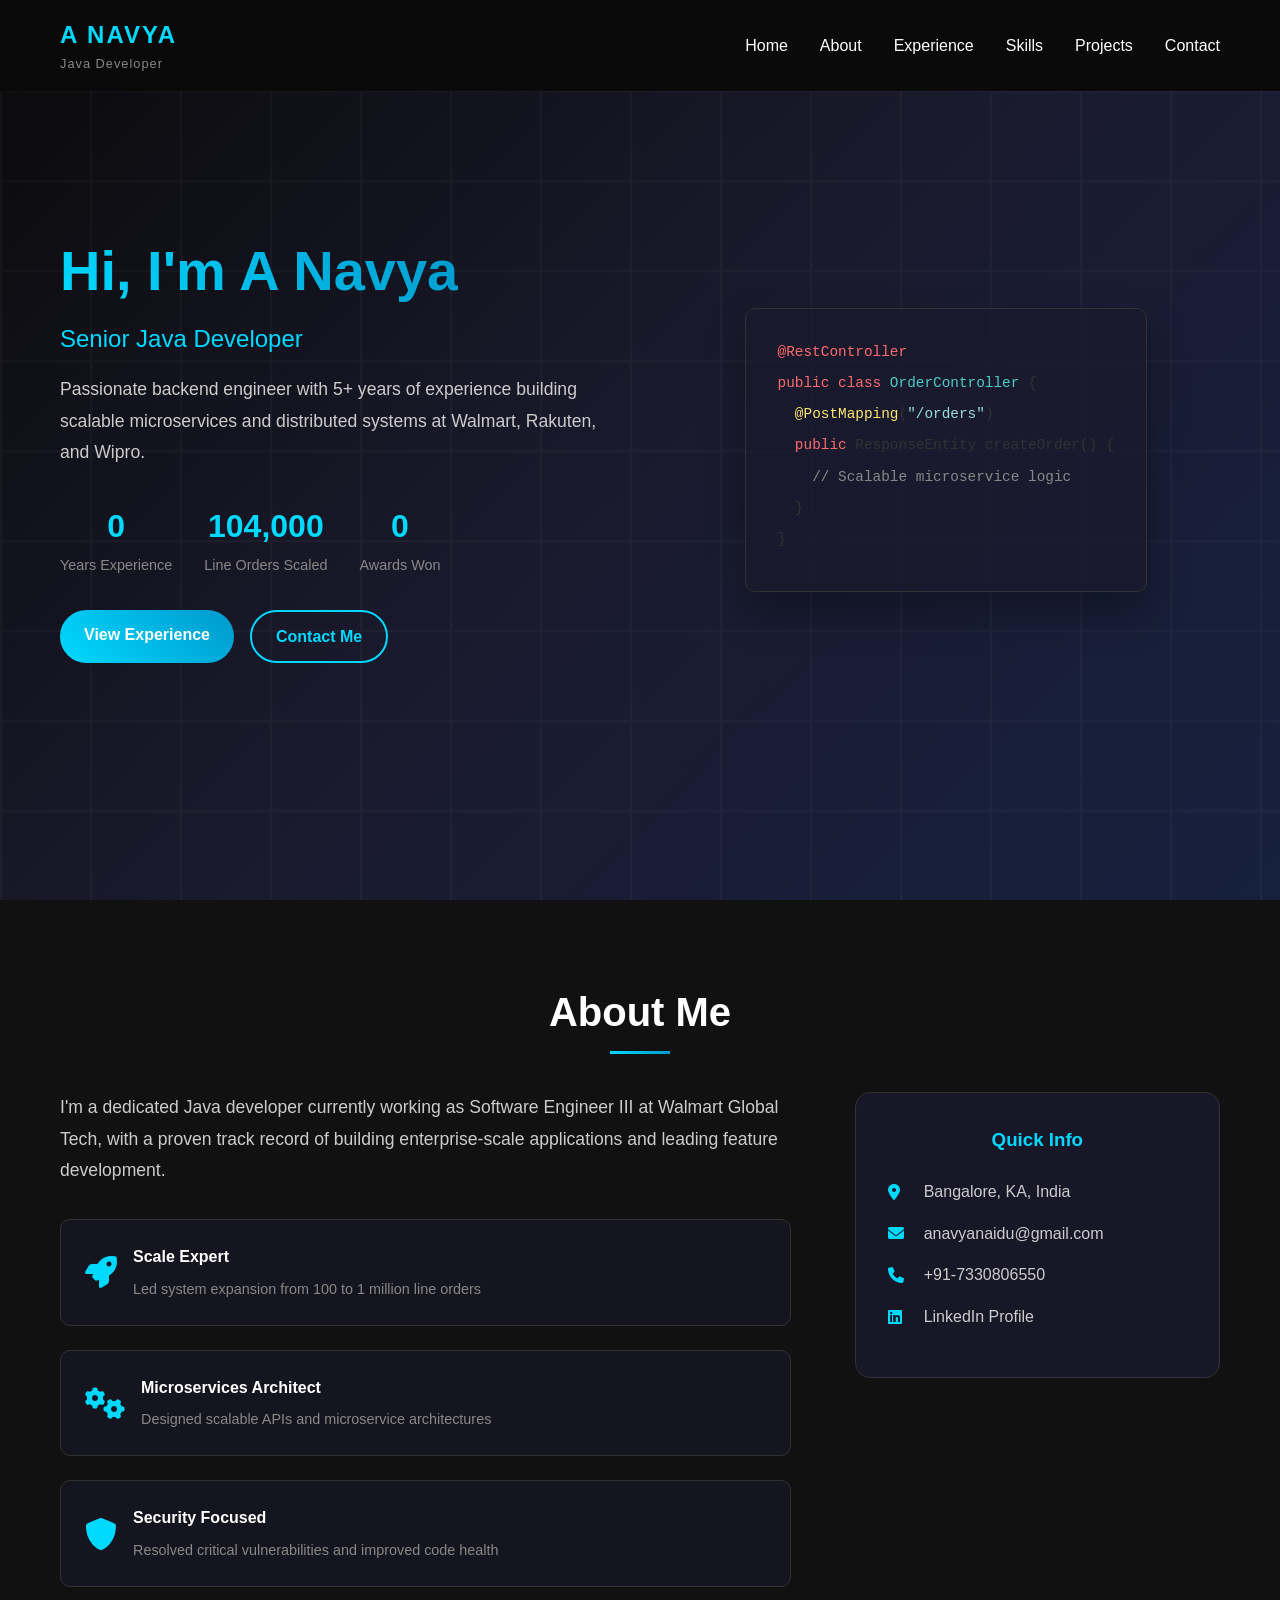
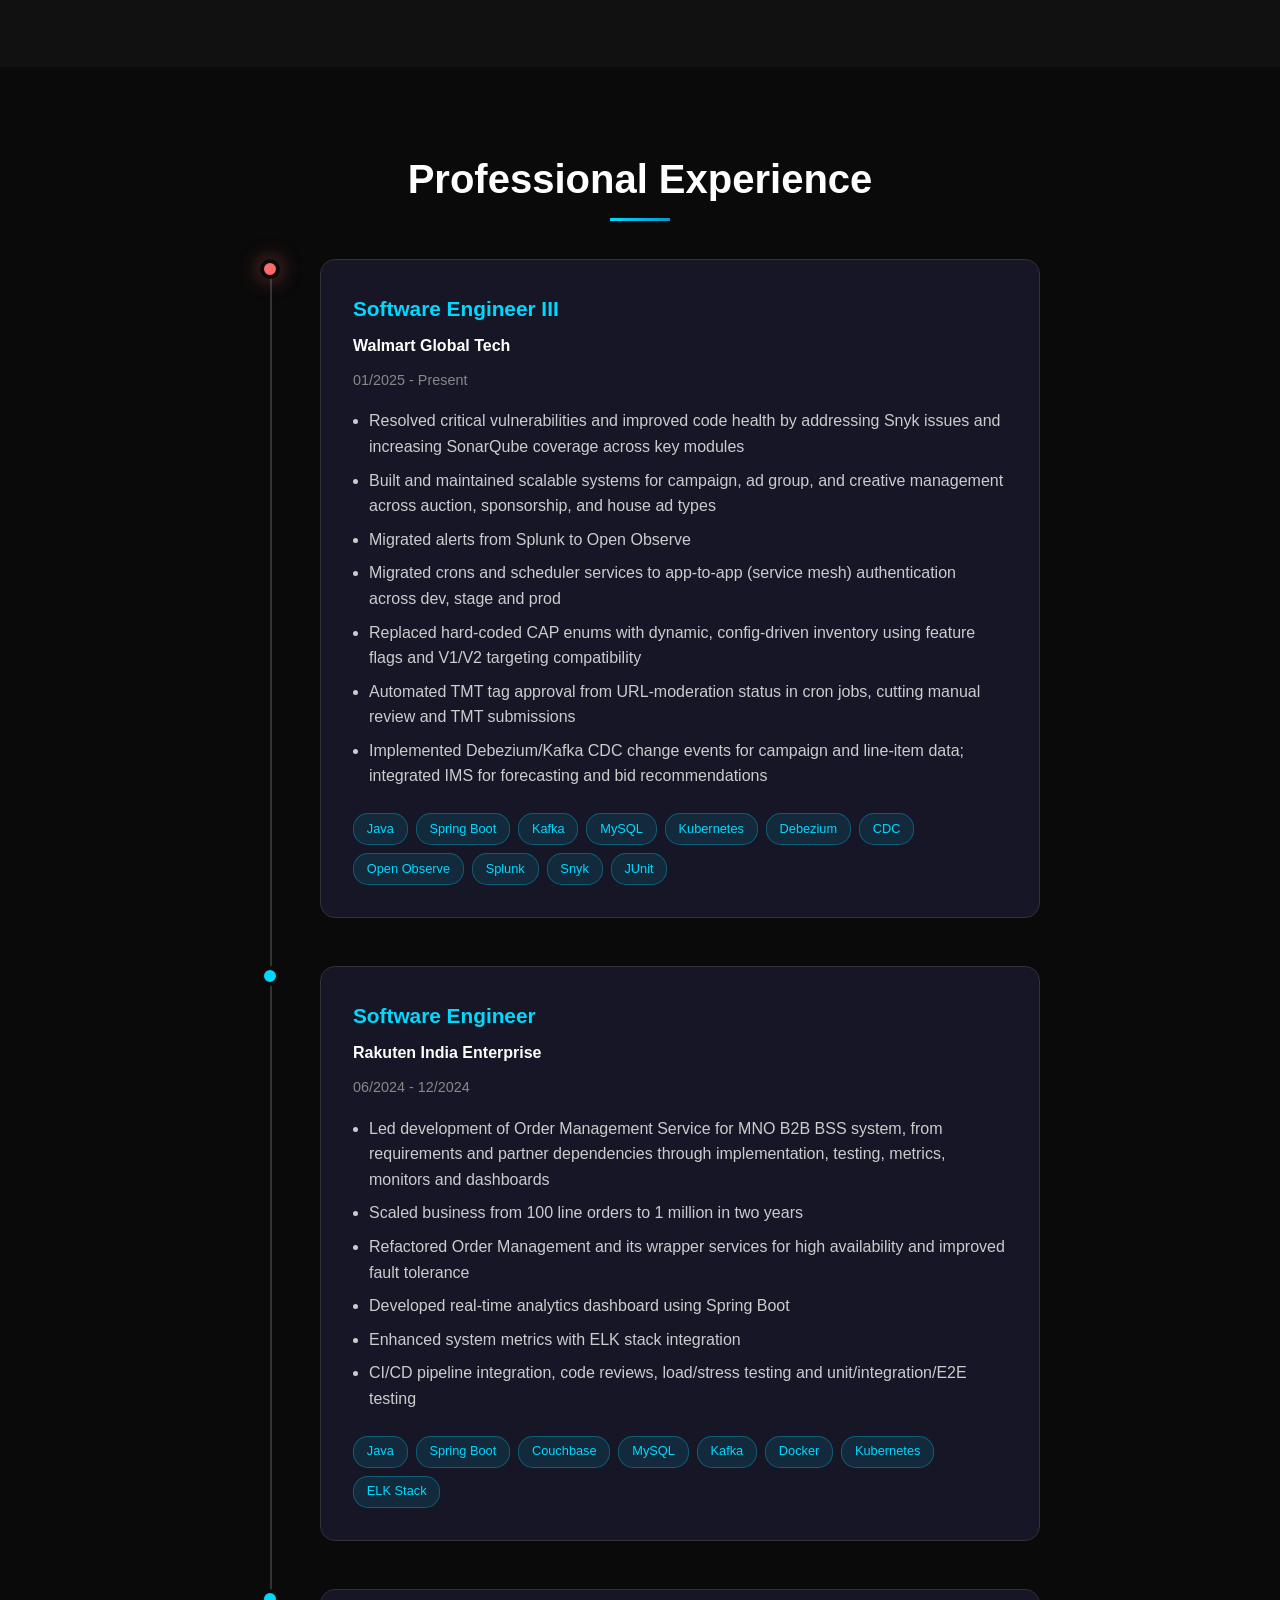
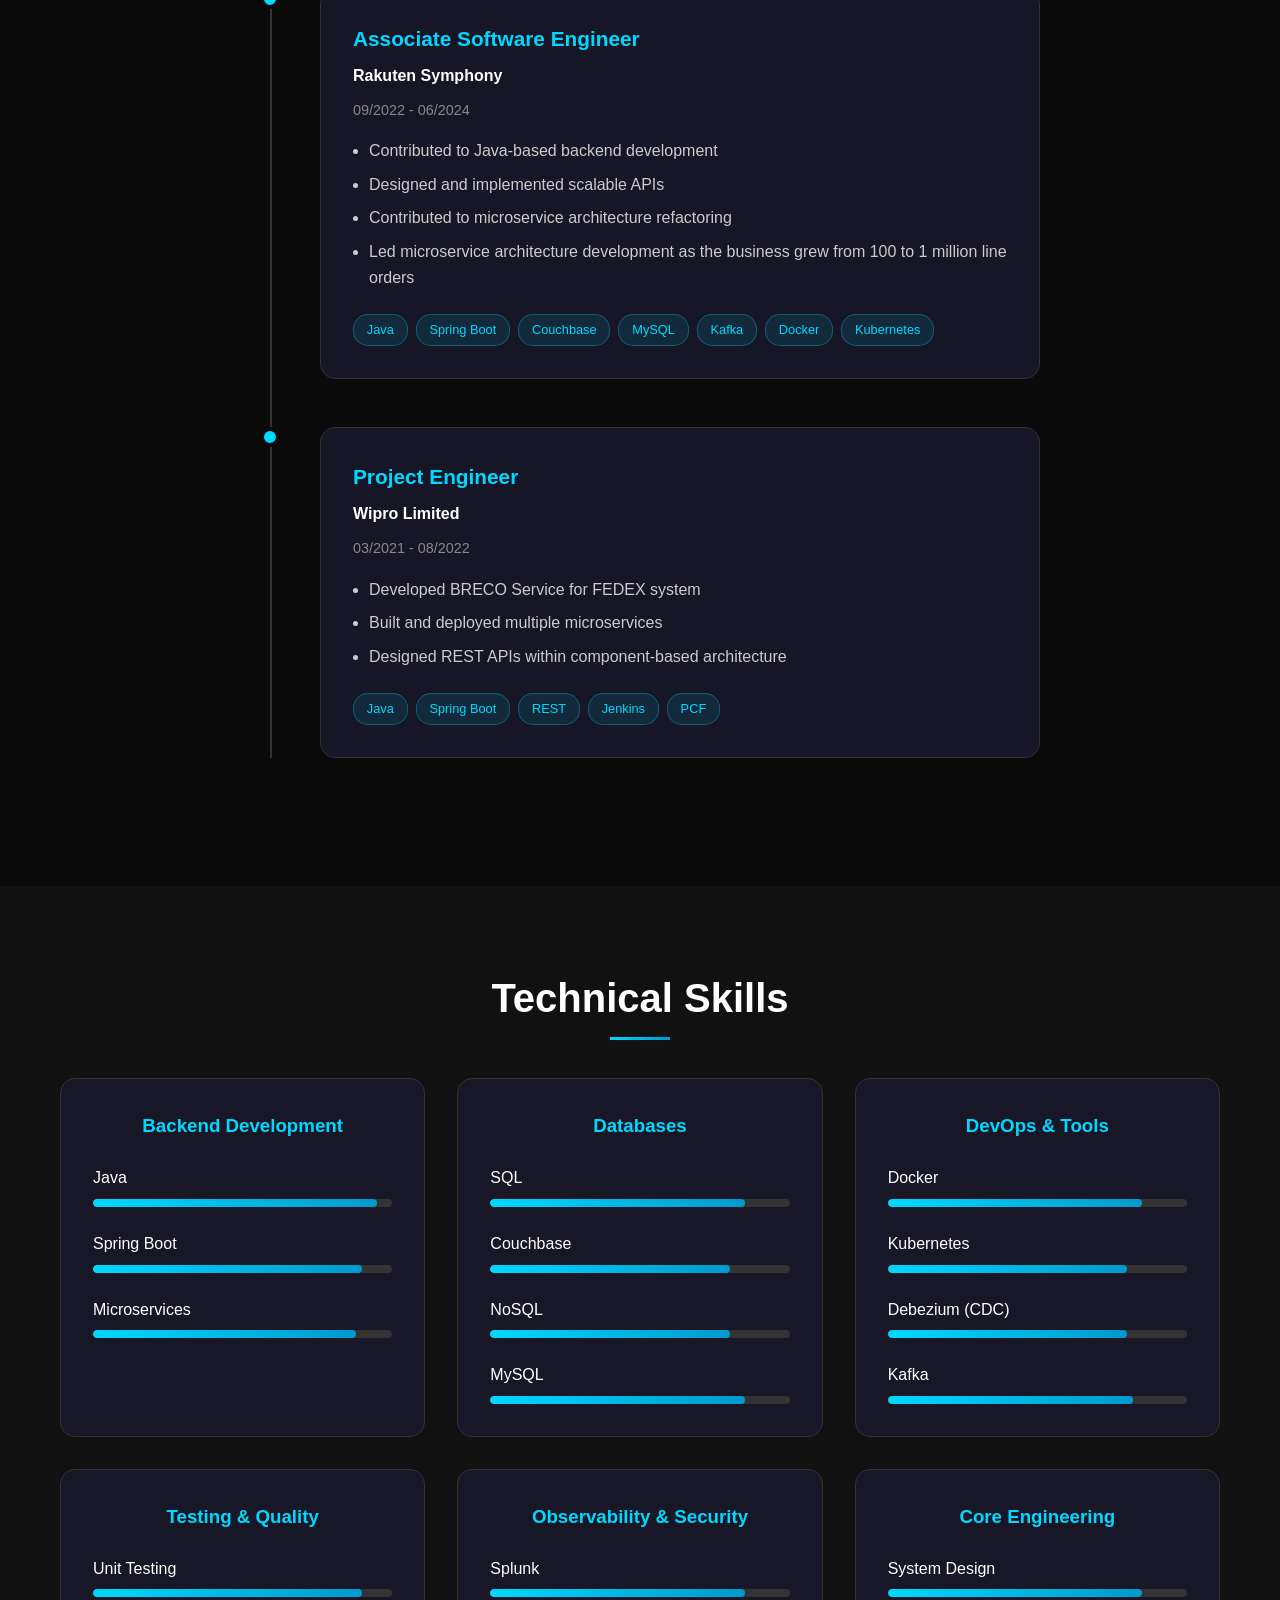
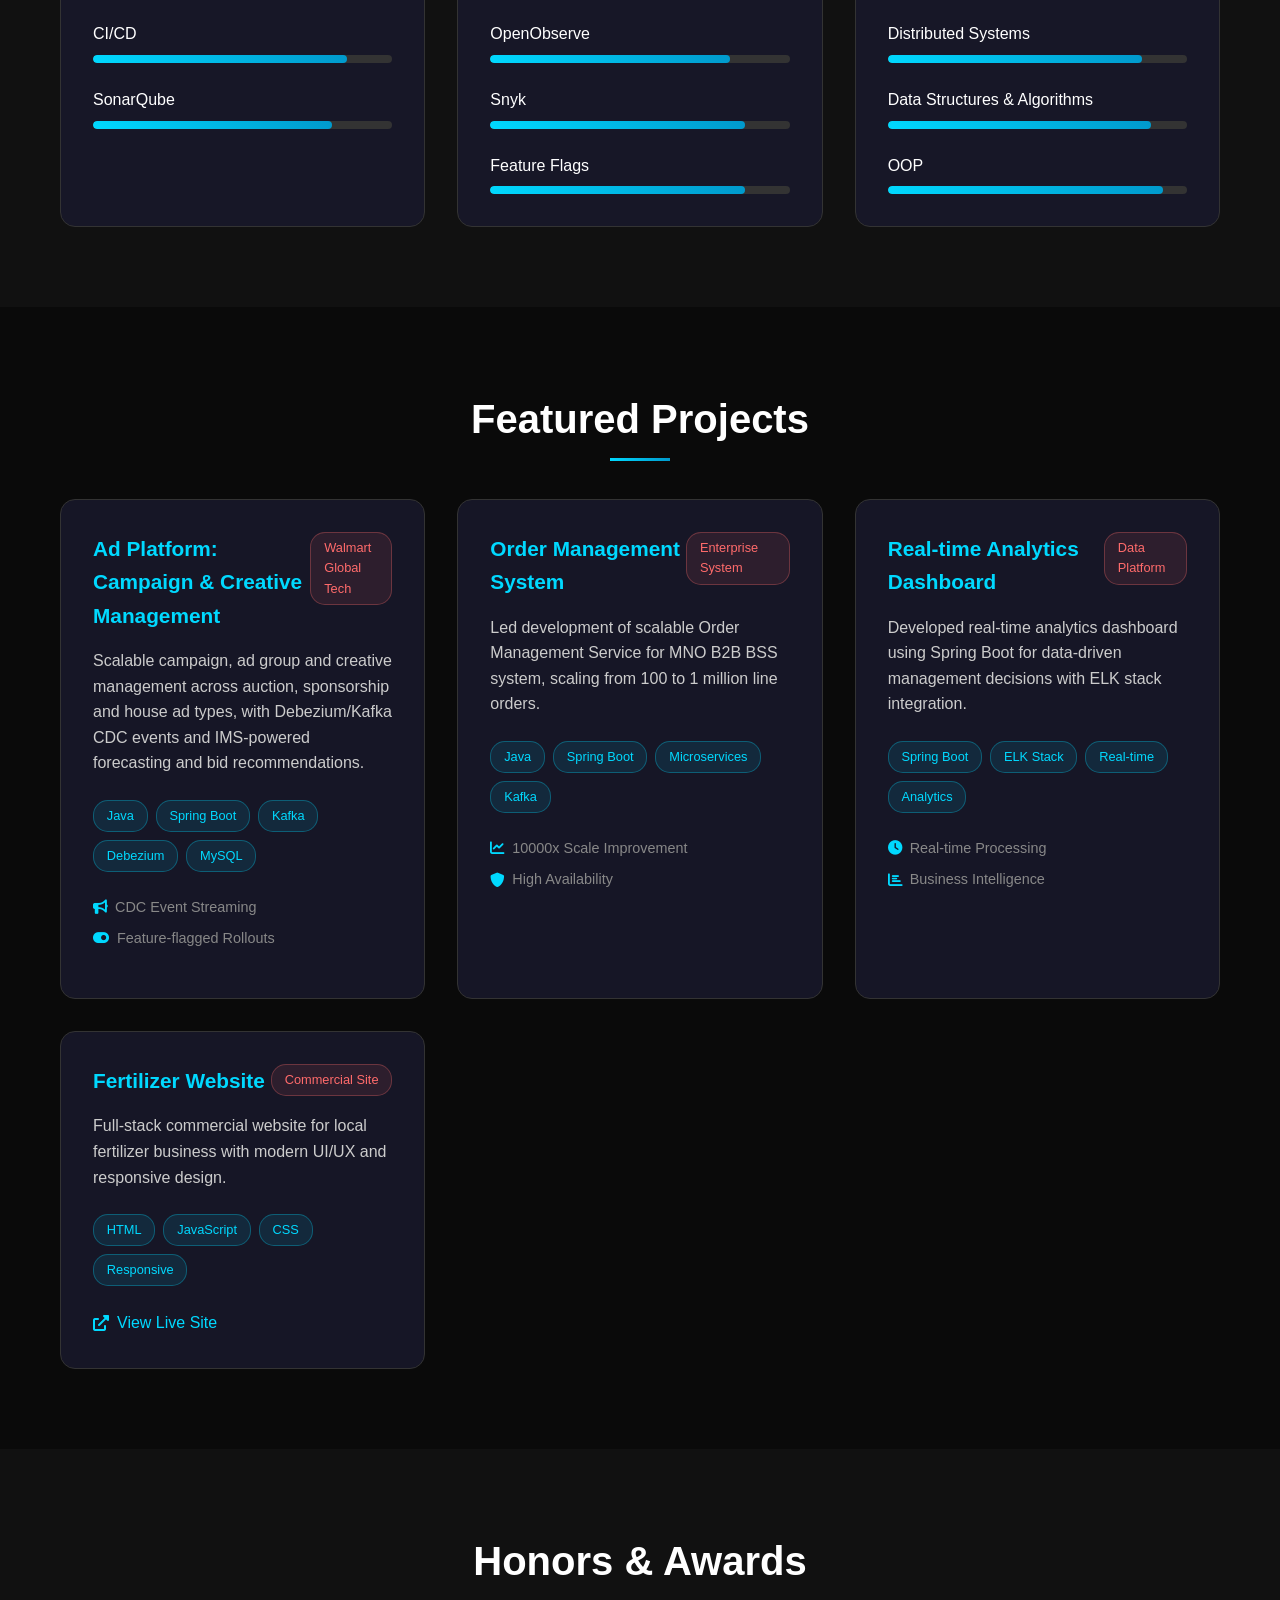
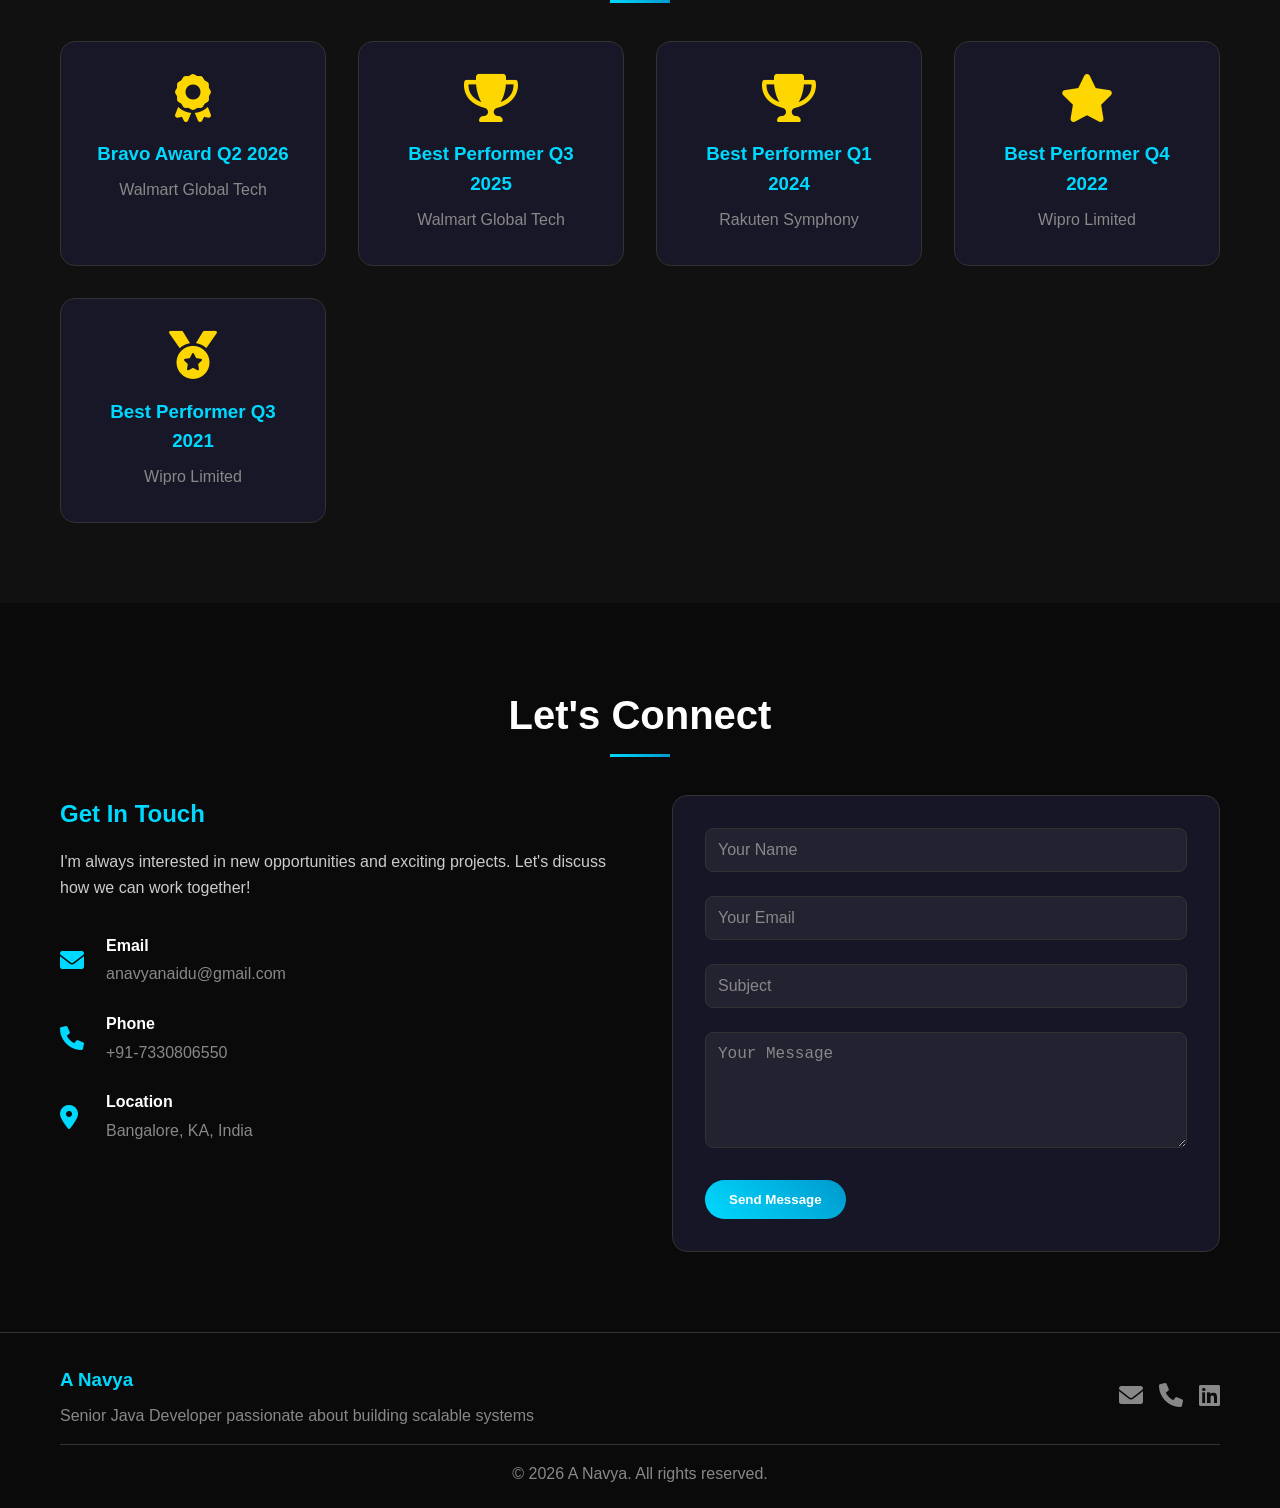
<file: index.html>
<!DOCTYPE html>
<html lang="en">
<head>
    <meta charset="UTF-8">
    <meta name="viewport" content="width=device-width, initial-scale=1.0">
    <title>A Navya - Java Developer</title>
    <link href="https://cdnjs.cloudflare.com/ajax/libs/font-awesome/6.0.0/css/all.min.css" rel="stylesheet">
    <link rel="stylesheet" href="styles.css">
</head>
<body>
    <!-- Navigation -->
    <nav class="navbar">
        <div class="nav-container">
            <div class="nav-logo">
                <span class="logo-text">A NAVYA</span>
                <span class="logo-subtitle">Java Developer</span>
            </div>
            <ul class="nav-menu">
                <li><a href="#home" class="nav-link">Home</a></li>
                <li><a href="#about" class="nav-link">About</a></li>
                <li><a href="#experience" class="nav-link">Experience</a></li>
                <li><a href="#skills" class="nav-link">Skills</a></li>
                <li><a href="#projects" class="nav-link">Projects</a></li>
                <li><a href="#contact" class="nav-link">Contact</a></li>
            </ul>
            <div class="hamburger">
                <span></span>
                <span></span>
                <span></span>
            </div>
        </div>
    </nav>

    <!-- Hero Section -->
    <section id="home" class="hero">
        <div class="hero-container">
            <div class="hero-content">
                <h1 class="hero-title">
                    <span class="typing-text">Hi, I'm A Navya</span>
                </h1>
                <h2 class="hero-subtitle">Senior Java Developer</h2>
                <p class="hero-description">
                    Passionate backend engineer with 5+ years of experience building scalable microservices 
                    and distributed systems at Walmart, Rakuten, and Wipro.
                </p>
                <div class="hero-stats">
                    <div class="stat">
                        <span class="stat-number" data-target="5">0</span>
                        <span class="stat-label">Years Experience</span>
                    </div>
                    <div class="stat">
                        <span class="stat-number" data-target="1000000">0</span>
                        <span class="stat-label">Line Orders Scaled</span>
                    </div>
                    <div class="stat">
                        <span class="stat-number" data-target="5">0</span>
                        <span class="stat-label">Awards Won</span>
                    </div>
                </div>
                <div class="hero-buttons">
                    <a href="#experience" class="btn btn-primary">View Experience</a>
                    <a href="#contact" class="btn btn-secondary">Contact Me</a>
                </div>
            </div>
            <div class="hero-visual">
                <div class="code-animation">
                    <div class="code-line">
                        <span class="keyword">@RestController</span>
                    </div>
                    <div class="code-line">
                        <span class="keyword">public class</span> <span class="class-name">OrderController</span> {
                    </div>
                    <div class="code-line">
                        &nbsp;&nbsp;<span class="annotation">@PostMapping</span>(<span class="string">"/orders"</span>)
                    </div>
                    <div class="code-line">
                        &nbsp;&nbsp;<span class="keyword">public</span> ResponseEntity createOrder() {
                    </div>
                    <div class="code-line">
                        &nbsp;&nbsp;&nbsp;&nbsp;<span class="comment">// Scalable microservice logic</span>
                    </div>
                    <div class="code-line">
                        &nbsp;&nbsp;}
                    </div>
                    <div class="code-line">
                        }
                    </div>
                </div>
            </div>
        </div>
    </section>

    <!-- About Section -->
    <section id="about" class="about">
        <div class="container">
            <h2 class="section-title">About Me</h2>
            <div class="about-content">
                <div class="about-text">
                    <p class="about-intro">
                        I'm a dedicated Java developer currently working as Software Engineer III at Walmart Global Tech, 
                        with a proven track record of building enterprise-scale applications and leading feature development.
                    </p>
                    <div class="about-highlights">
                        <div class="highlight">
                            <i class="fas fa-rocket"></i>
                            <div>
                                <h4>Scale Expert</h4>
                                <p>Led system expansion from 100 to 1 million line orders</p>
                            </div>
                        </div>
                        <div class="highlight">
                            <i class="fas fa-cogs"></i>
                            <div>
                                <h4>Microservices Architect</h4>
                                <p>Designed scalable APIs and microservice architectures</p>
                            </div>
                        </div>
                        <div class="highlight">
                            <i class="fas fa-shield-alt"></i>
                            <div>
                                <h4>Security Focused</h4>
                                <p>Resolved critical vulnerabilities and improved code health</p>
                            </div>
                        </div>
                    </div>
                </div>
                <div class="about-info">
                    <div class="info-card">
                        <h3>Quick Info</h3>
                        <div class="info-item">
                            <i class="fas fa-map-marker-alt"></i>
                            <span>Bangalore, KA, India</span>
                        </div>
                        <div class="info-item">
                            <i class="fas fa-envelope"></i>
                            <span>anavyanaidu@gmail.com</span>
                        </div>
                        <div class="info-item">
                            <i class="fas fa-phone"></i>
                            <span>+91-7330806550</span>
                        </div>
                        <div class="info-item">
                            <i class="fab fa-linkedin"></i>
                            <span>LinkedIn Profile</span>
                        </div>
                    </div>
                </div>
            </div>
        </div>
    </section>

    <!-- Experience Section -->
    <section id="experience" class="experience">
        <div class="container">
            <h2 class="section-title">Professional Experience</h2>
            <div class="timeline">
                <div class="timeline-item active">
                    <div class="timeline-marker"></div>
                    <div class="timeline-content">
                        <div class="timeline-header">
                            <h3>Software Engineer III</h3>
                            <span class="company">Walmart Global Tech</span>
                            <span class="duration">01/2025 - Present</span>
                        </div>
                        <div class="timeline-description">
                            <ul>
                                <li>Resolved critical vulnerabilities and improved code health by addressing Snyk issues and increasing SonarQube coverage across key modules</li>
                                <li>Built and maintained scalable systems for campaign, ad group, and creative management across auction, sponsorship, and house ad types</li>
                                <li>Migrated alerts from Splunk to Open Observe</li>
                                <li>Migrated crons and scheduler services to app-to-app (service mesh) authentication across dev, stage and prod</li>
                                <li>Replaced hard-coded CAP enums with dynamic, config-driven inventory using feature flags and V1/V2 targeting compatibility</li>
                                <li>Automated TMT tag approval from URL-moderation status in cron jobs, cutting manual review and TMT submissions</li>
                                <li>Implemented Debezium/Kafka CDC change events for campaign and line-item data; integrated IMS for forecasting and bid recommendations</li>
                            </ul>
                            <div class="tech-stack">
                                <span class="tech-tag">Java</span>
                                <span class="tech-tag">Spring Boot</span>
                                <span class="tech-tag">Kafka</span>
                                <span class="tech-tag">MySQL</span>
                                <span class="tech-tag">Kubernetes</span>
                                <span class="tech-tag">Debezium</span>
                                <span class="tech-tag">CDC</span>
                                <span class="tech-tag">Open Observe</span>
                                <span class="tech-tag">Splunk</span>
                                <span class="tech-tag">Snyk</span>
                                <span class="tech-tag">JUnit</span>
                            </div>
                        </div>
                    </div>
                </div>

                <div class="timeline-item">
                    <div class="timeline-marker"></div>
                    <div class="timeline-content">
                        <div class="timeline-header">
                            <h3>Software Engineer</h3>
                            <span class="company">Rakuten India Enterprise</span>
                            <span class="duration">06/2024 - 12/2024</span>
                        </div>
                        <div class="timeline-description">
                            <ul>
                                <li>Led development of Order Management Service for MNO B2B BSS system, from requirements and partner dependencies through implementation, testing, metrics, monitors and dashboards</li>
                                <li>Scaled business from 100 line orders to 1 million in two years</li>
                                <li>Refactored Order Management and its wrapper services for high availability and improved fault tolerance</li>
                                <li>Developed real-time analytics dashboard using Spring Boot</li>
                                <li>Enhanced system metrics with ELK stack integration</li>
                                <li>CI/CD pipeline integration, code reviews, load/stress testing and unit/integration/E2E testing</li>
                            </ul>
                            <div class="tech-stack">
                                <span class="tech-tag">Java</span>
                                <span class="tech-tag">Spring Boot</span>
                                <span class="tech-tag">Couchbase</span>
                                <span class="tech-tag">MySQL</span>
                                <span class="tech-tag">Kafka</span>
                                <span class="tech-tag">Docker</span>
                                <span class="tech-tag">Kubernetes</span>
                                <span class="tech-tag">ELK Stack</span>
                            </div>
                        </div>
                    </div>
                </div>

                <div class="timeline-item">
                    <div class="timeline-marker"></div>
                    <div class="timeline-content">
                        <div class="timeline-header">
                            <h3>Associate Software Engineer</h3>
                            <span class="company">Rakuten Symphony</span>
                            <span class="duration">09/2022 - 06/2024</span>
                        </div>
                        <div class="timeline-description">
                            <ul>
                                <li>Contributed to Java-based backend development</li>
                                <li>Designed and implemented scalable APIs</li>
                                <li>Contributed to microservice architecture refactoring</li>
                                <li>Led microservice architecture development as the business grew from 100 to 1 million line orders</li>
                            </ul>
                            <div class="tech-stack">
                                <span class="tech-tag">Java</span>
                                <span class="tech-tag">Spring Boot</span>
                                <span class="tech-tag">Couchbase</span>
                                <span class="tech-tag">MySQL</span>
                                <span class="tech-tag">Kafka</span>
                                <span class="tech-tag">Docker</span>
                                <span class="tech-tag">Kubernetes</span>
                            </div>
                        </div>
                    </div>
                </div>

                <div class="timeline-item">
                    <div class="timeline-marker"></div>
                    <div class="timeline-content">
                        <div class="timeline-header">
                            <h3>Project Engineer</h3>
                            <span class="company">Wipro Limited</span>
                            <span class="duration">03/2021 - 08/2022</span>
                        </div>
                        <div class="timeline-description">
                            <ul>
                                <li>Developed BRECO Service for FEDEX system</li>
                                <li>Built and deployed multiple microservices</li>
                                <li>Designed REST APIs within component-based architecture</li>
                            </ul>
                            <div class="tech-stack">
                                <span class="tech-tag">Java</span>
                                <span class="tech-tag">Spring Boot</span>
                                <span class="tech-tag">REST</span>
                                <span class="tech-tag">Jenkins</span>
                                <span class="tech-tag">PCF</span>
                            </div>
                        </div>
                    </div>
                </div>
            </div>
        </div>
    </section>

    <!-- Skills Section -->
    <section id="skills" class="skills">
        <div class="container">
            <h2 class="section-title">Technical Skills</h2>
            <div class="skills-grid">
                <div class="skill-category">
                    <h3>Backend Development</h3>
                    <div class="skill-bars">
                        <div class="skill-bar">
                            <span class="skill-name">Java</span>
                            <div class="skill-progress">
                                <div class="skill-percentage" data-percentage="95"></div>
                            </div>
                        </div>
                        <div class="skill-bar">
                            <span class="skill-name">Spring Boot</span>
                            <div class="skill-progress">
                                <div class="skill-percentage" data-percentage="90"></div>
                            </div>
                        </div>
                        <div class="skill-bar">
                            <span class="skill-name">Microservices</span>
                            <div class="skill-progress">
                                <div class="skill-percentage" data-percentage="88"></div>
                            </div>
                        </div>
                    </div>
                </div>

                <div class="skill-category">
                    <h3>Databases</h3>
                    <div class="skill-bars">
                        <div class="skill-bar">
                            <span class="skill-name">SQL</span>
                            <div class="skill-progress">
                                <div class="skill-percentage" data-percentage="85"></div>
                            </div>
                        </div>
                        <div class="skill-bar">
                            <span class="skill-name">Couchbase</span>
                            <div class="skill-progress">
                                <div class="skill-percentage" data-percentage="80"></div>
                            </div>
                        </div>
                        <div class="skill-bar">
                            <span class="skill-name">NoSQL</span>
                            <div class="skill-progress">
                                <div class="skill-percentage" data-percentage="80"></div>
                            </div>
                        </div>
                        <div class="skill-bar">
                            <span class="skill-name">MySQL</span>
                            <div class="skill-progress">
                                <div class="skill-percentage" data-percentage="85"></div>
                            </div>
                        </div>
                    </div>
                </div>

                <div class="skill-category">
                    <h3>DevOps & Tools</h3>
                    <div class="skill-bars">
                        <div class="skill-bar">
                            <span class="skill-name">Docker</span>
                            <div class="skill-progress">
                                <div class="skill-percentage" data-percentage="85"></div>
                            </div>
                        </div>
                        <div class="skill-bar">
                            <span class="skill-name">Kubernetes</span>
                            <div class="skill-progress">
                                <div class="skill-percentage" data-percentage="80"></div>
                            </div>
                        </div>
                        <div class="skill-bar">
                            <span class="skill-name">Debezium (CDC)</span>
                            <div class="skill-progress">
                                <div class="skill-percentage" data-percentage="80"></div>
                            </div>
                        </div>
                        <div class="skill-bar">
                            <span class="skill-name">Kafka</span>
                            <div class="skill-progress">
                                <div class="skill-percentage" data-percentage="82"></div>
                            </div>
                        </div>
                    </div>
                </div>

                <div class="skill-category">
                    <h3>Testing & Quality</h3>
                    <div class="skill-bars">
                        <div class="skill-bar">
                            <span class="skill-name">Unit Testing</span>
                            <div class="skill-progress">
                                <div class="skill-percentage" data-percentage="90"></div>
                            </div>
                        </div>
                        <div class="skill-bar">
                            <span class="skill-name">CI/CD</span>
                            <div class="skill-progress">
                                <div class="skill-percentage" data-percentage="85"></div>
                            </div>
                        </div>
                        <div class="skill-bar">
                            <span class="skill-name">SonarQube</span>
                            <div class="skill-progress">
                                <div class="skill-percentage" data-percentage="80"></div>
                            </div>
                        </div>
                    </div>
                </div>

                <div class="skill-category">
                    <h3>Observability &amp; Security</h3>
                    <div class="skill-bars">
                        <div class="skill-bar">
                            <span class="skill-name">Splunk</span>
                            <div class="skill-progress">
                                <div class="skill-percentage" data-percentage="85"></div>
                            </div>
                        </div>
                        <div class="skill-bar">
                            <span class="skill-name">OpenObserve</span>
                            <div class="skill-progress">
                                <div class="skill-percentage" data-percentage="80"></div>
                            </div>
                        </div>
                        <div class="skill-bar">
                            <span class="skill-name">Snyk</span>
                            <div class="skill-progress">
                                <div class="skill-percentage" data-percentage="85"></div>
                            </div>
                        </div>
                        <div class="skill-bar">
                            <span class="skill-name">Feature Flags</span>
                            <div class="skill-progress">
                                <div class="skill-percentage" data-percentage="85"></div>
                            </div>
                        </div>
                    </div>
                </div>

                <div class="skill-category">
                    <h3>Core Engineering</h3>
                    <div class="skill-bars">
                        <div class="skill-bar">
                            <span class="skill-name">System Design</span>
                            <div class="skill-progress">
                                <div class="skill-percentage" data-percentage="85"></div>
                            </div>
                        </div>
                        <div class="skill-bar">
                            <span class="skill-name">Distributed Systems</span>
                            <div class="skill-progress">
                                <div class="skill-percentage" data-percentage="85"></div>
                            </div>
                        </div>
                        <div class="skill-bar">
                            <span class="skill-name">Data Structures &amp; Algorithms</span>
                            <div class="skill-progress">
                                <div class="skill-percentage" data-percentage="88"></div>
                            </div>
                        </div>
                        <div class="skill-bar">
                            <span class="skill-name">OOP</span>
                            <div class="skill-progress">
                                <div class="skill-percentage" data-percentage="92"></div>
                            </div>
                        </div>
                    </div>
                </div>
            </div>
        </div>
    </section>

    <!-- Projects Section -->
    <section id="projects" class="projects">
        <div class="container">
            <h2 class="section-title">Featured Projects</h2>
            <div class="projects-grid">
                <div class="project-card">
                    <div class="project-header">
                        <h3>Ad Platform: Campaign &amp; Creative Management</h3>
                        <span class="project-type">Walmart Global Tech</span>
                    </div>
                    <p class="project-description">
                        Scalable campaign, ad group and creative management across auction, sponsorship and house ad types,
                        with Debezium/Kafka CDC events and IMS-powered forecasting and bid recommendations.
                    </p>
                    <div class="project-tech">
                        <span class="tech-tag">Java</span>
                        <span class="tech-tag">Spring Boot</span>
                        <span class="tech-tag">Kafka</span>
                        <span class="tech-tag">Debezium</span>
                        <span class="tech-tag">MySQL</span>
                    </div>
                    <div class="project-achievements">
                        <div class="achievement">
                            <i class="fas fa-bullhorn"></i>
                            <span>CDC Event Streaming</span>
                        </div>
                        <div class="achievement">
                            <i class="fas fa-toggle-on"></i>
                            <span>Feature-flagged Rollouts</span>
                        </div>
                    </div>
                </div>

                <div class="project-card">
                    <div class="project-header">
                        <h3>Order Management System</h3>
                        <span class="project-type">Enterprise System</span>
                    </div>
                    <p class="project-description">
                        Led development of scalable Order Management Service for MNO B2B BSS system, 
                        scaling from 100 to 1 million line orders.
                    </p>
                    <div class="project-tech">
                        <span class="tech-tag">Java</span>
                        <span class="tech-tag">Spring Boot</span>
                        <span class="tech-tag">Microservices</span>
                        <span class="tech-tag">Kafka</span>
                    </div>
                    <div class="project-achievements">
                        <div class="achievement">
                            <i class="fas fa-chart-line"></i>
                            <span>10000x Scale Improvement</span>
                        </div>
                        <div class="achievement">
                            <i class="fas fa-shield-alt"></i>
                            <span>High Availability</span>
                        </div>
                    </div>
                </div>

                <div class="project-card">
                    <div class="project-header">
                        <h3>Real-time Analytics Dashboard</h3>
                        <span class="project-type">Data Platform</span>
                    </div>
                    <p class="project-description">
                        Developed real-time analytics dashboard using Spring Boot for data-driven 
                        management decisions with ELK stack integration.
                    </p>
                    <div class="project-tech">
                        <span class="tech-tag">Spring Boot</span>
                        <span class="tech-tag">ELK Stack</span>
                        <span class="tech-tag">Real-time</span>
                        <span class="tech-tag">Analytics</span>
                    </div>
                    <div class="project-achievements">
                        <div class="achievement">
                            <i class="fas fa-clock"></i>
                            <span>Real-time Processing</span>
                        </div>
                        <div class="achievement">
                            <i class="fas fa-chart-bar"></i>
                            <span>Business Intelligence</span>
                        </div>
                    </div>
                </div>

                <div class="project-card">
                    <div class="project-header">
                        <h3>Fertilizer Website</h3>
                        <span class="project-type">Commercial Site</span>
                    </div>
                    <p class="project-description">
                        Full-stack commercial website for local fertilizer business with 
                        modern UI/UX and responsive design.
                    </p>
                    <div class="project-tech">
                        <span class="tech-tag">HTML</span>
                        <span class="tech-tag">JavaScript</span>
                        <span class="tech-tag">CSS</span>
                        <span class="tech-tag">Responsive</span>
                    </div>
                    <div class="project-links">
                        <a href="https://sri-vinayaka-rythu-depot.netlify.app/" target="_blank" class="project-link">
                            <i class="fas fa-external-link-alt"></i>
                            View Live Site
                        </a>
                    </div>
                </div>
            </div>
        </div>
    </section>

    <!-- Awards Section -->
    <section id="awards" class="awards">
        <div class="container">
            <h2 class="section-title">Honors & Awards</h2>
            <div class="awards-grid">
                <div class="award-card">
                    <div class="award-icon">
                        <i class="fas fa-award"></i>
                    </div>
                    <h3>Bravo Award Q2 2026</h3>
                    <p>Walmart Global Tech</p>
                </div>
                <div class="award-card">
                    <div class="award-icon">
                        <i class="fas fa-trophy"></i>
                    </div>
                    <h3>Best Performer Q3 2025</h3>
                    <p>Walmart Global Tech</p>
                </div>
                <div class="award-card">
                    <div class="award-icon">
                        <i class="fas fa-trophy"></i>
                    </div>
                    <h3>Best Performer Q1 2024</h3>
                    <p>Rakuten Symphony</p>
                </div>
                <div class="award-card">
                    <div class="award-icon">
                        <i class="fas fa-star"></i>
                    </div>
                    <h3>Best Performer Q4 2022</h3>
                    <p>Wipro Limited</p>
                </div>
                <div class="award-card">
                    <div class="award-icon">
                        <i class="fas fa-medal"></i>
                    </div>
                    <h3>Best Performer Q3 2021</h3>
                    <p>Wipro Limited</p>
                </div>
            </div>
        </div>
    </section>

    <!-- Contact Section -->
    <section id="contact" class="contact">
        <div class="container">
            <h2 class="section-title">Let's Connect</h2>
            <div class="contact-content">
                <div class="contact-info">
                    <h3>Get In Touch</h3>
                    <p>
                        I'm always interested in new opportunities and exciting projects. 
                        Let's discuss how we can work together!
                    </p>
                    <div class="contact-items">
                        <div class="contact-item">
                            <i class="fas fa-envelope"></i>
                            <div>
                                <h4>Email</h4>
                                <a href="mailto:anavyanaidu@gmail.com">anavyanaidu@gmail.com</a>
                            </div>
                        </div>
                        <div class="contact-item">
                            <i class="fas fa-phone"></i>
                            <div>
                                <h4>Phone</h4>
                                <a href="tel:+917330806550">+91-7330806550</a>
                            </div>
                        </div>
                        <div class="contact-item">
                            <i class="fas fa-map-marker-alt"></i>
                            <div>
                                <h4>Location</h4>
                                <span>Bangalore, KA, India</span>
                            </div>
                        </div>
                    </div>
                </div>
                <div class="contact-form">
                    <form id="contactForm">
                        <div class="form-group">
                            <input type="text" id="name" name="name" placeholder="Your Name" required>
                        </div>
                        <div class="form-group">
                            <input type="email" id="email" name="email" placeholder="Your Email" required>
                        </div>
                        <div class="form-group">
                            <input type="text" id="subject" name="subject" placeholder="Subject" required>
                        </div>
                        <div class="form-group">
                            <textarea id="message" name="message" placeholder="Your Message" rows="5" required></textarea>
                        </div>
                        <button type="submit" class="btn btn-primary">Send Message</button>
                    </form>
                </div>
            </div>
        </div>
    </section>

    <!-- Footer -->
    <footer class="footer">
        <div class="container">
            <div class="footer-content">
                <div class="footer-info">
                    <h3>A Navya</h3>
                    <p>Senior Java Developer passionate about building scalable systems</p>
                </div>
                <div class="footer-links">
                    <a href="mailto:anavyanaidu@gmail.com"><i class="fas fa-envelope"></i></a>
                    <a href="tel:+917330806550"><i class="fas fa-phone"></i></a>
                    <a href="https://linkedin.com/in/a-navya-147224183" target="_blank" rel="noopener noreferrer">
  <i class="fab fa-linkedin"></i></a>
                </div>
            </div>
            <div class="footer-bottom">
                <p>&copy; 2026 A Navya. All rights reserved.</p>
            </div>
        </div>
    </footer>

    <script src="script.js"></script>
</body>
</html>
</file>
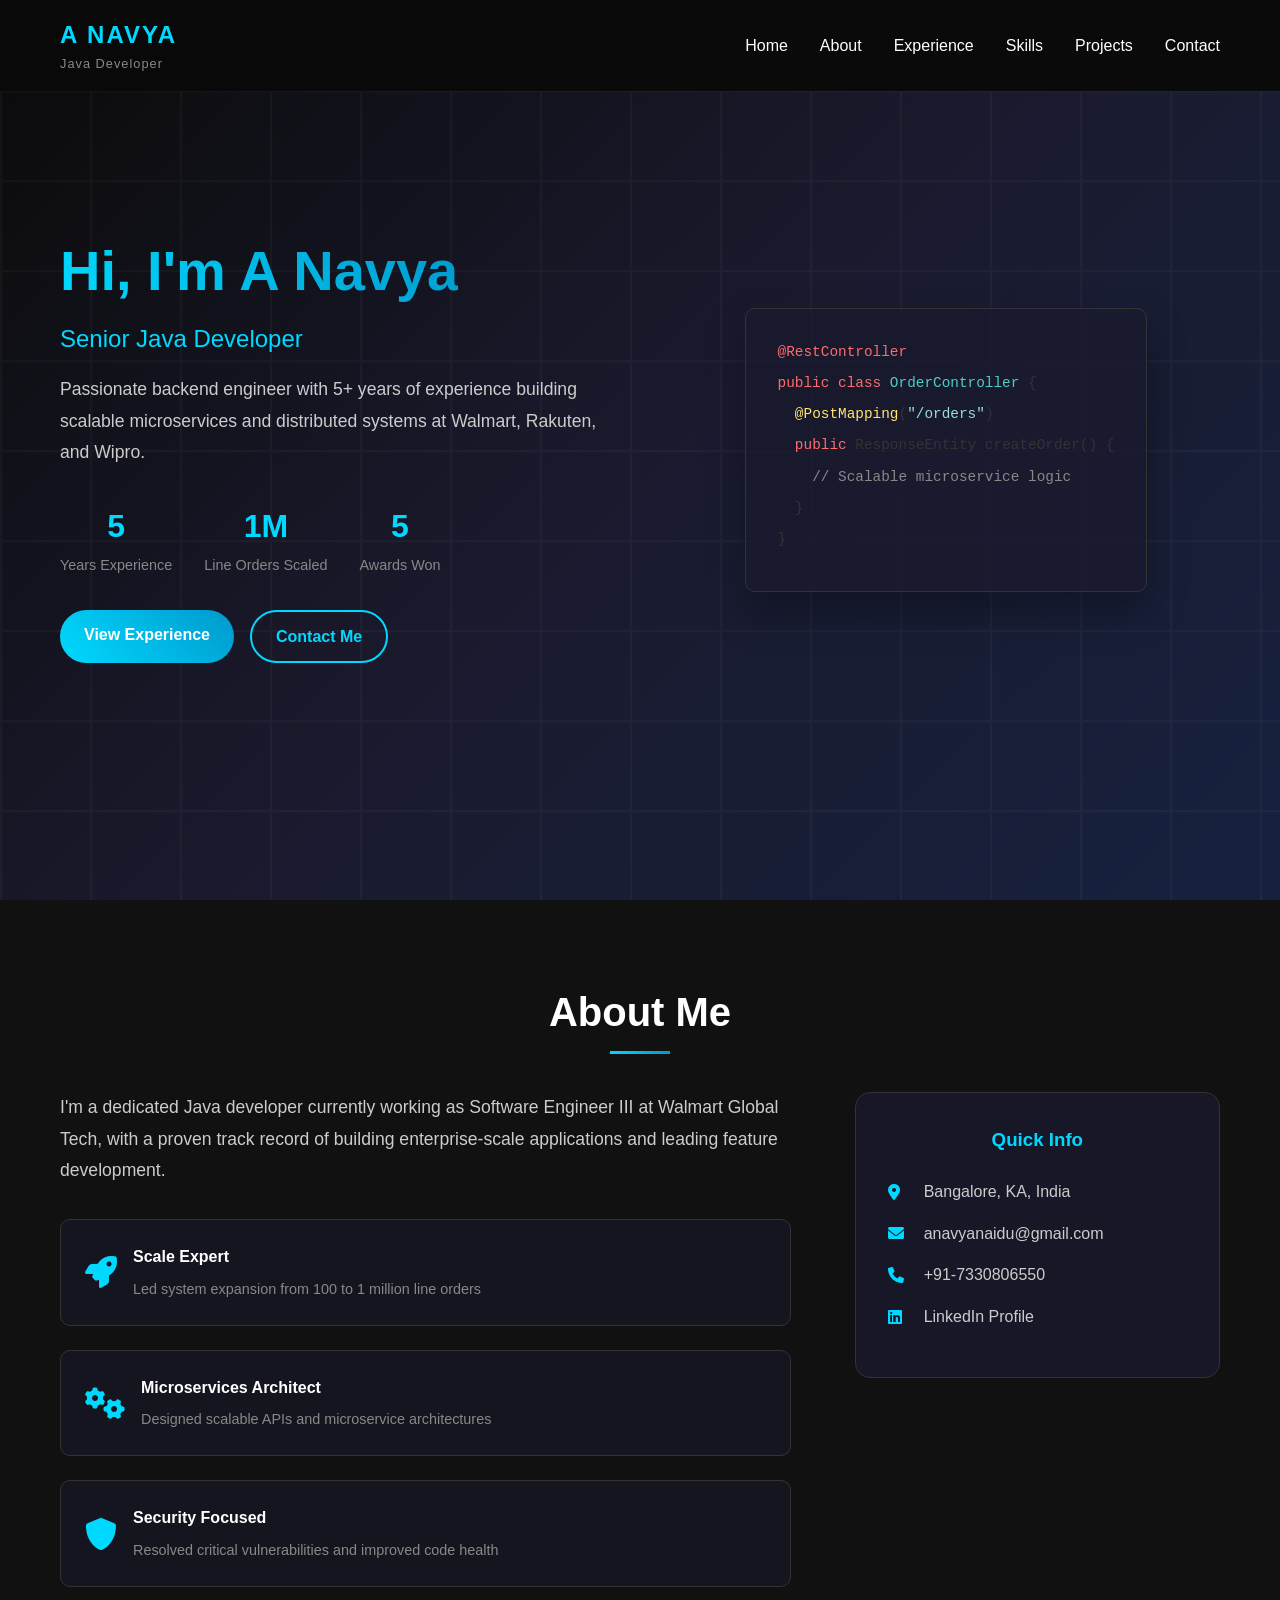
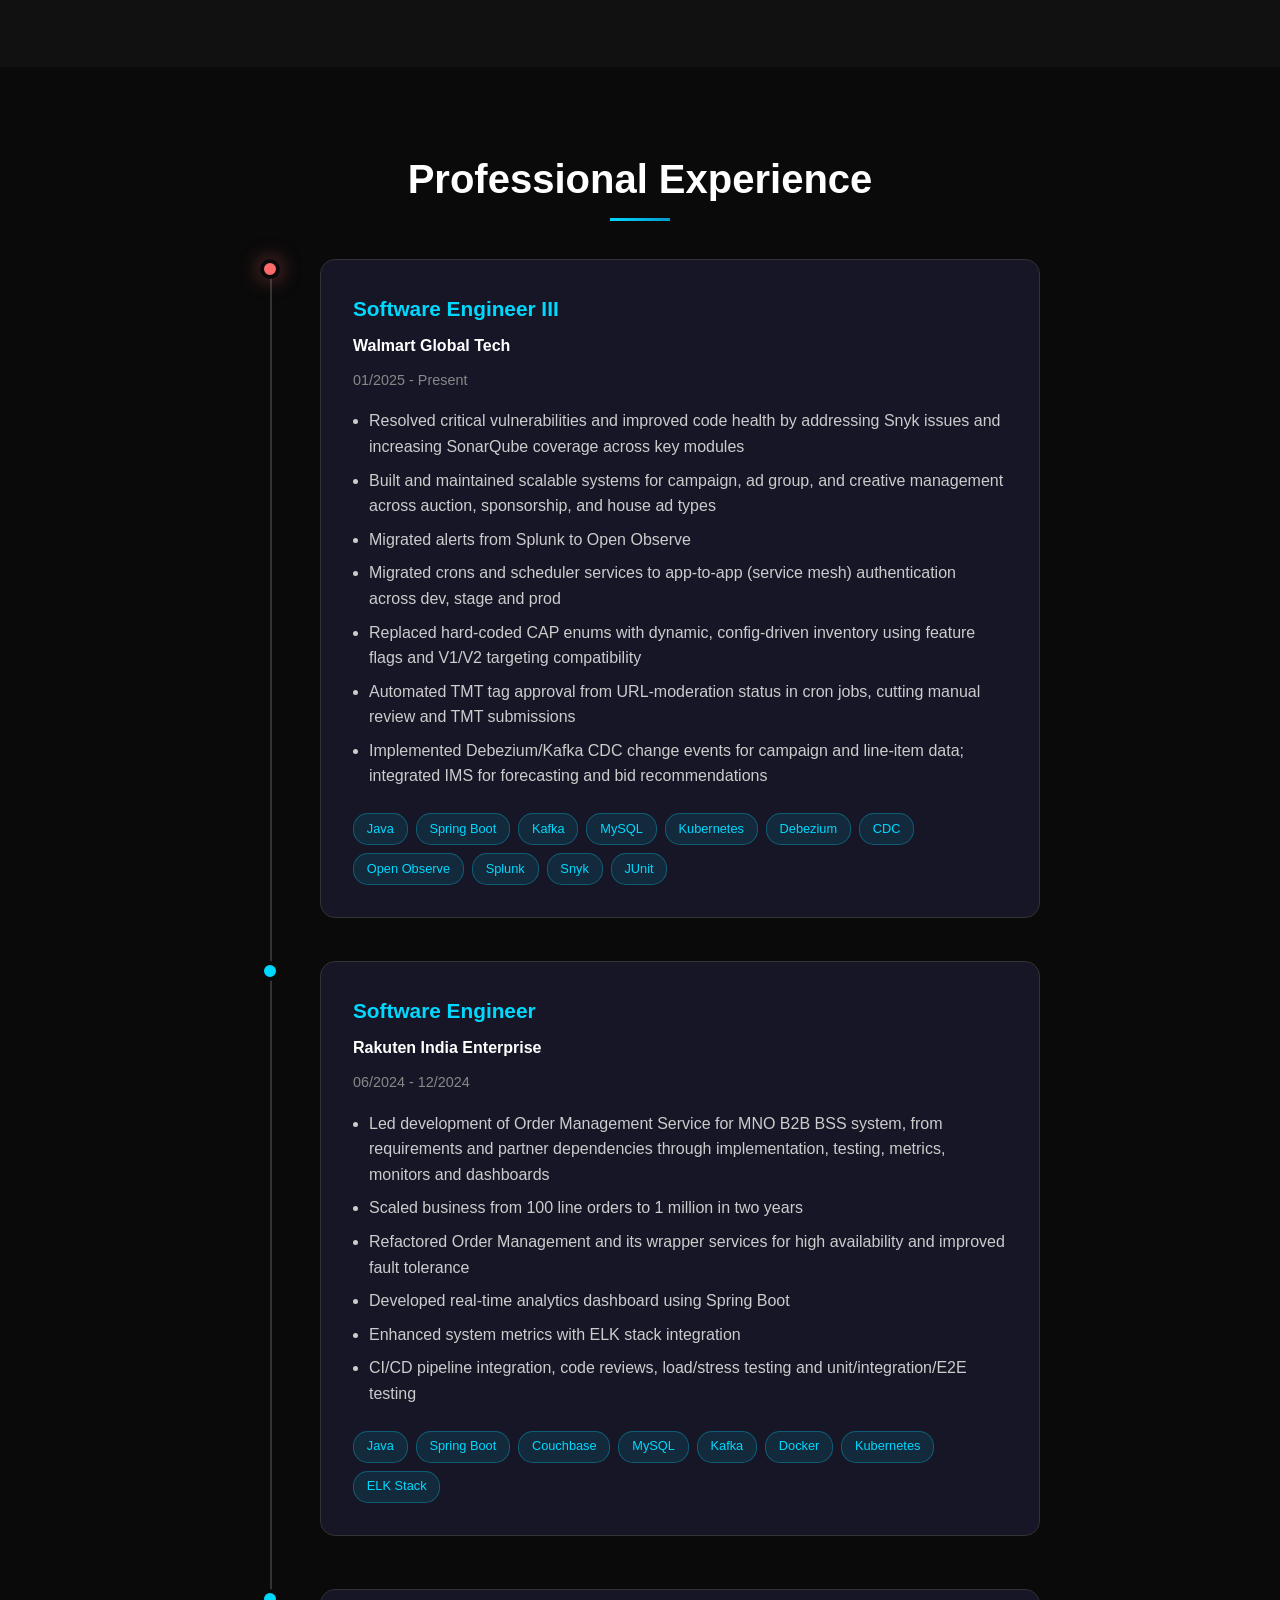
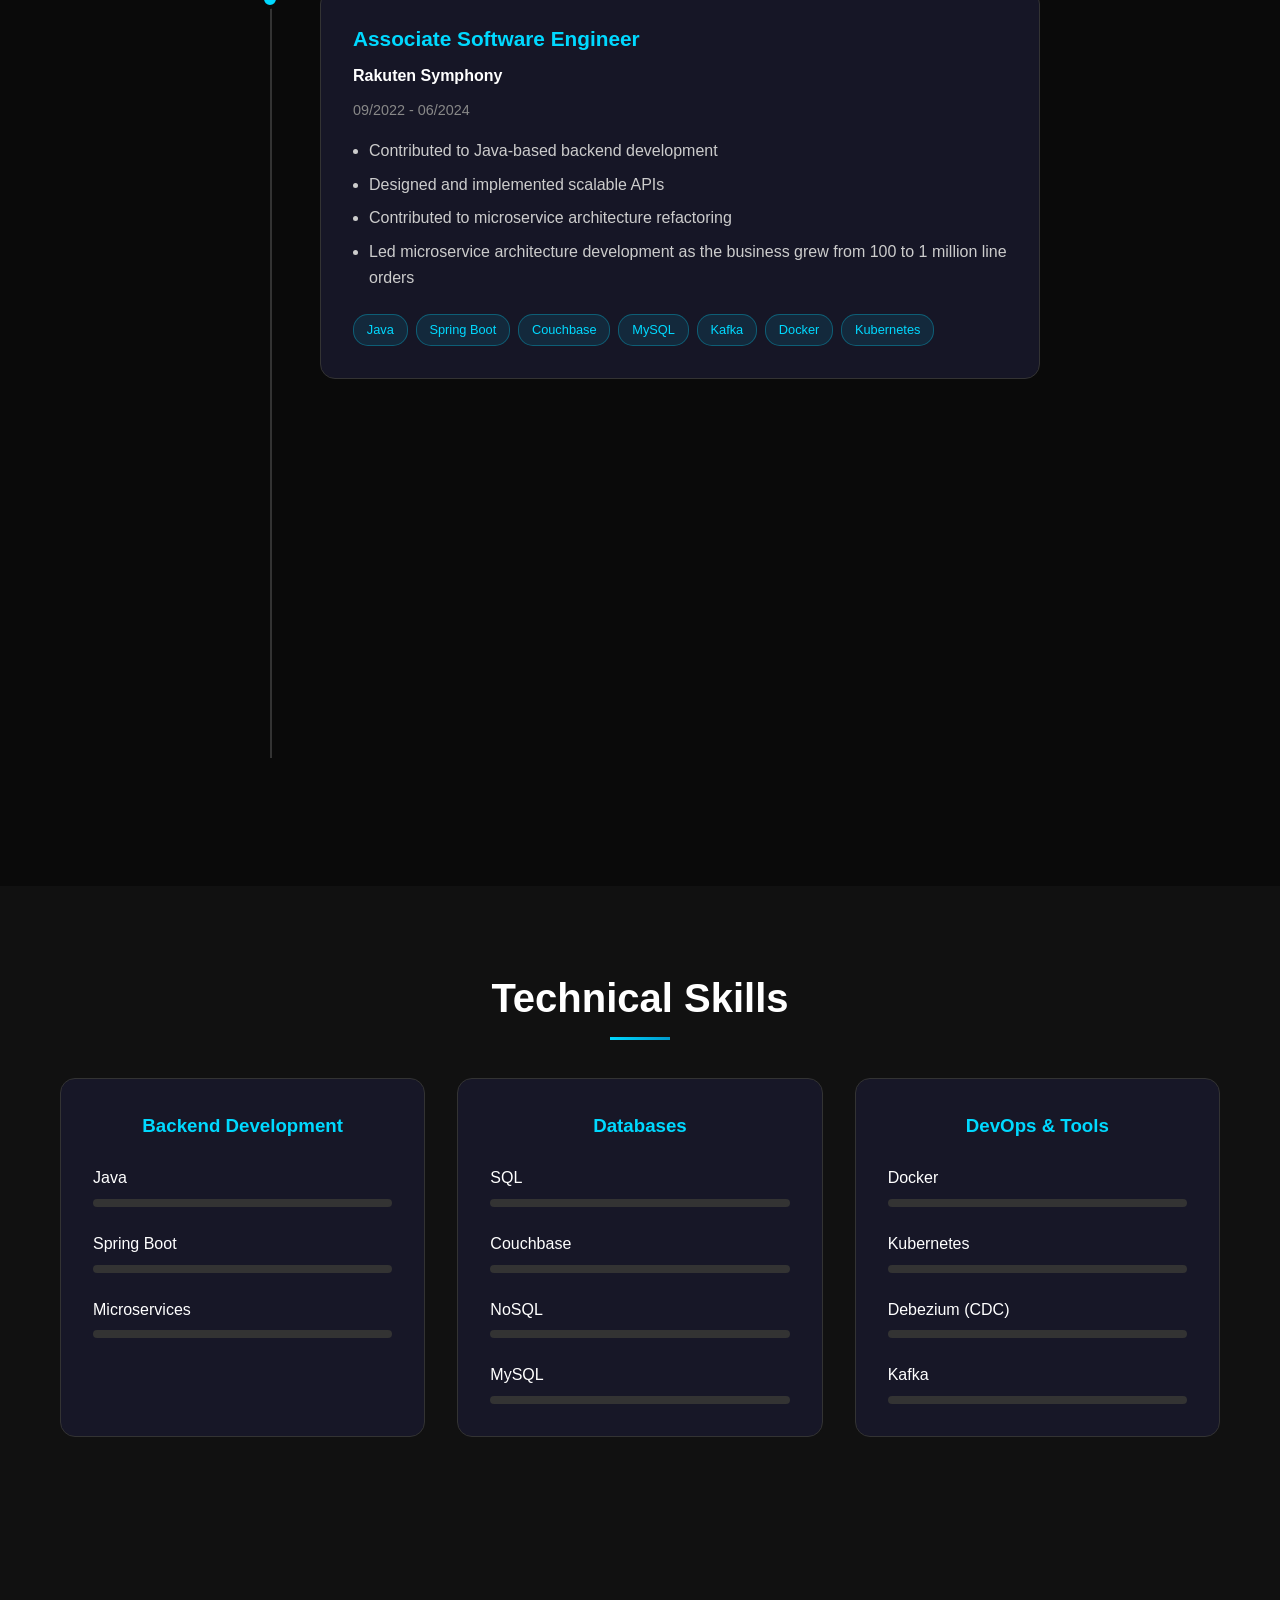
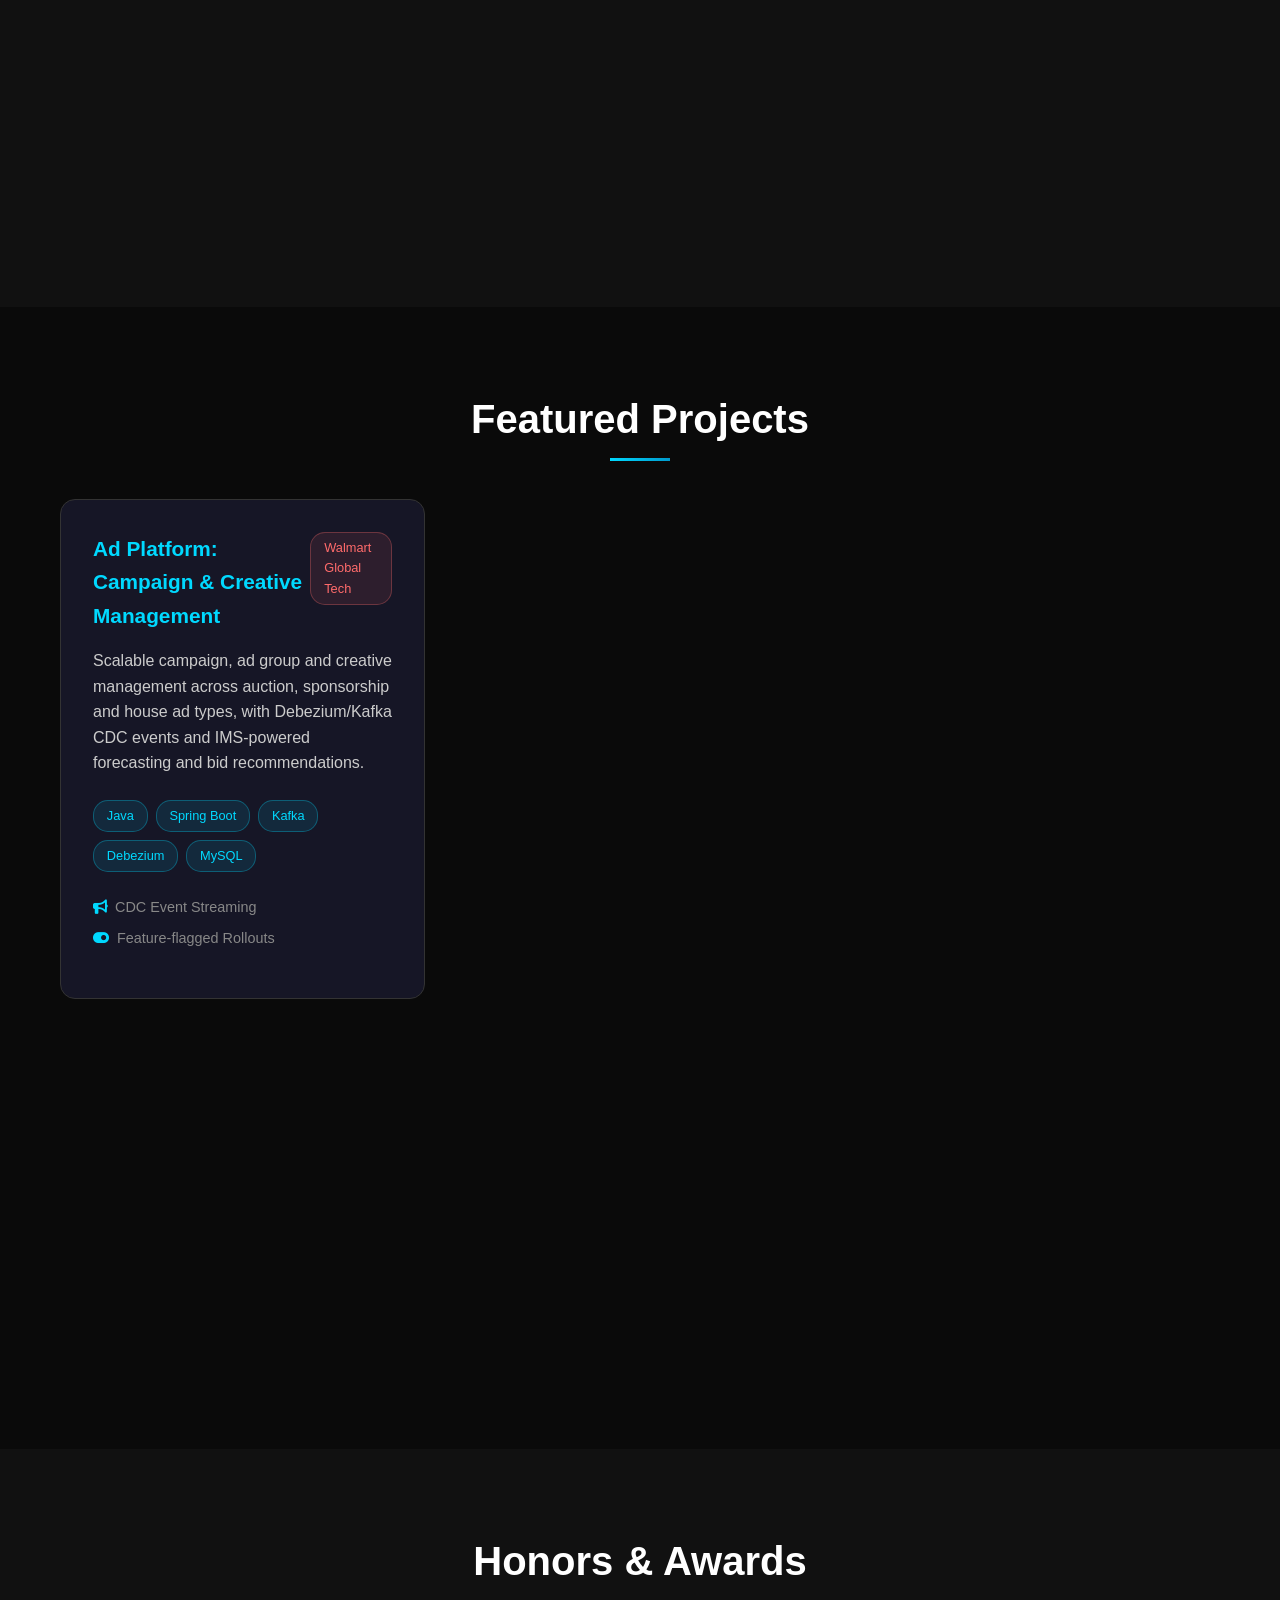
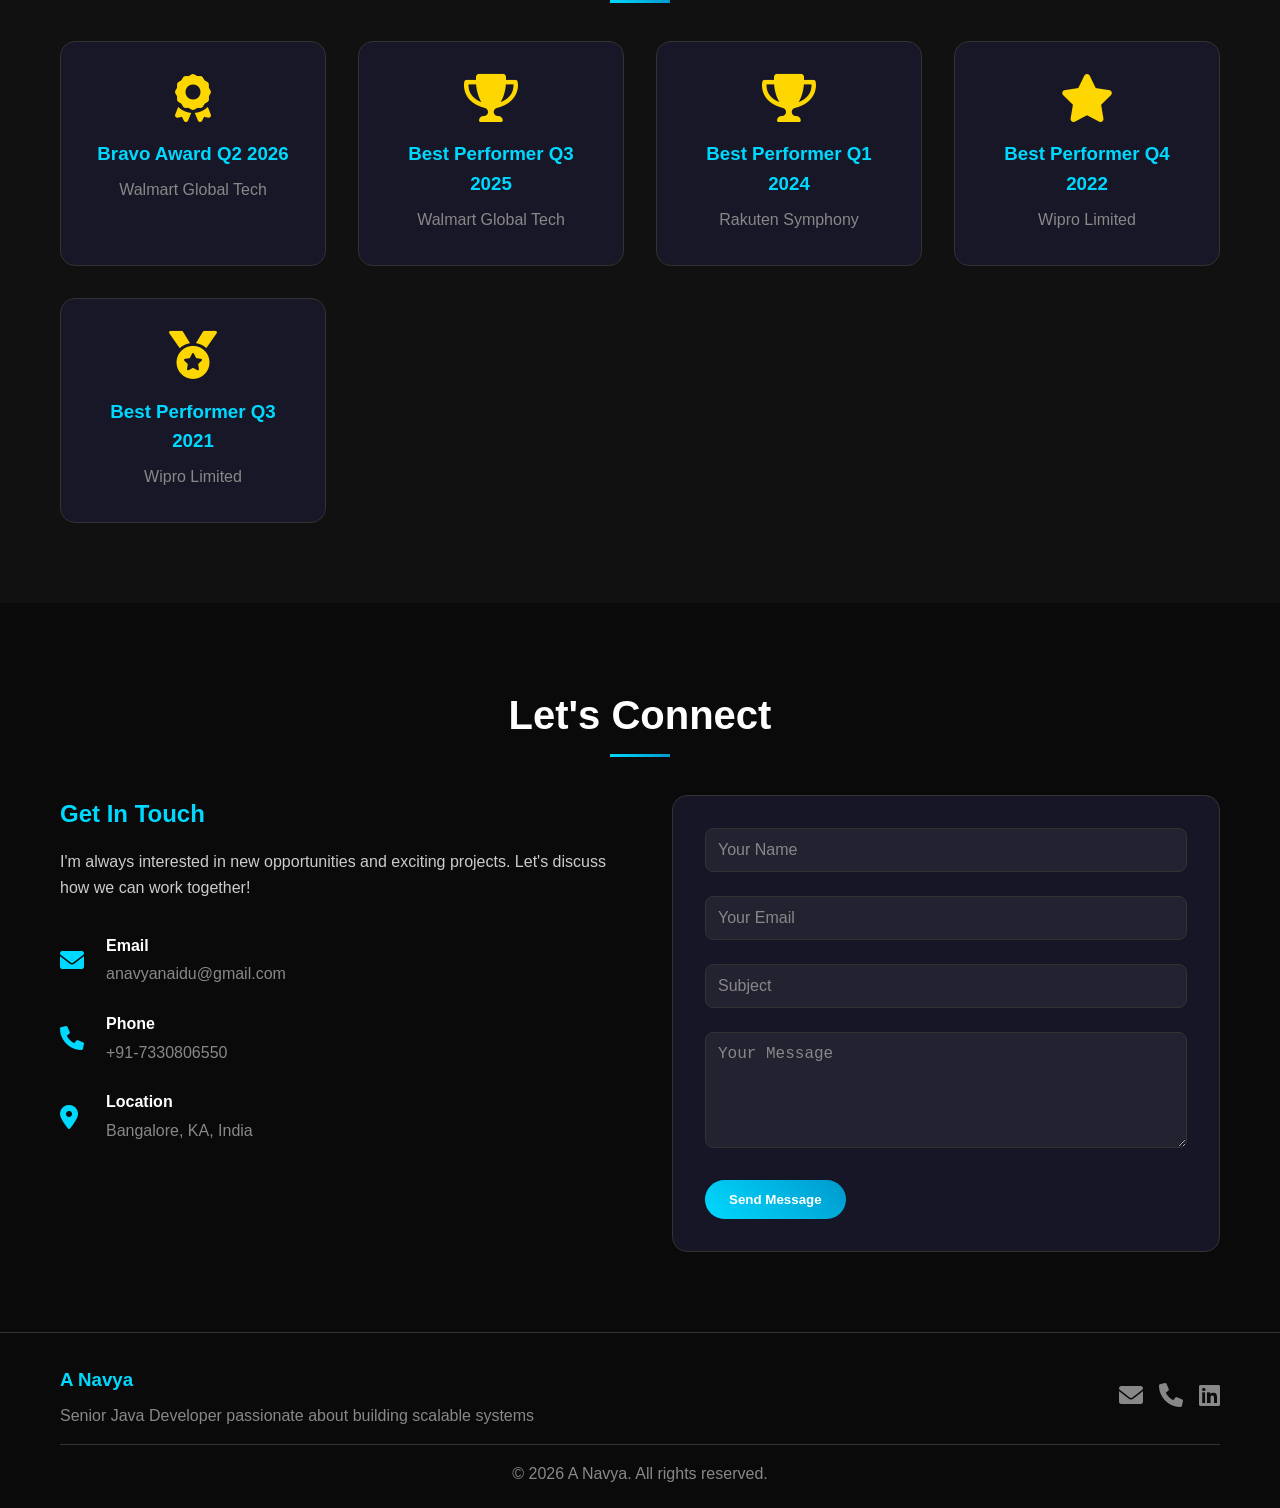
<file: client/index.html>
<!DOCTYPE html>
<html lang="en">
<head>
    <meta charset="UTF-8">
    <meta name="viewport" content="width=device-width, initial-scale=1.0">
    <title>A Navya - Java Developer</title>
    <link href="https://cdnjs.cloudflare.com/ajax/libs/font-awesome/6.0.0/css/all.min.css" rel="stylesheet">
    <style>
/* Reset and Base Styles */
* {
    margin: 0;
    padding: 0;
    box-sizing: border-box;
}

html {
    scroll-behavior: smooth;
}

body {
    font-family: 'Segoe UI', Tahoma, Geneva, Verdana, sans-serif;
    line-height: 1.6;
    color: #333;
    background-color: #0a0a0a;
    overflow-x: hidden;
}

.container {
    max-width: 1200px;
    margin: 0 auto;
    padding: 0 20px;
}

/* Navigation */
.navbar {
    position: fixed;
    top: 0;
    width: 100%;
    background: rgba(10, 10, 10, 0.95);
    backdrop-filter: blur(10px);
    z-index: 1000;
    padding: 1rem 0;
    transition: all 0.3s ease;
}

.nav-container {
    max-width: 1200px;
    margin: 0 auto;
    padding: 0 20px;
    display: flex;
    justify-content: space-between;
    align-items: center;
}

.nav-logo {
    display: flex;
    flex-direction: column;
}

.logo-text {
    font-size: 1.5rem;
    font-weight: bold;
    color: #00d9ff;
    letter-spacing: 2px;
}

.logo-subtitle {
    font-size: 0.8rem;
    color: #888;
    letter-spacing: 1px;
}

.nav-menu {
    display: flex;
    list-style: none;
    gap: 2rem;
}

.nav-link {
    color: #fff;
    text-decoration: none;
    font-weight: 500;
    transition: color 0.3s ease;
    position: relative;
}

.nav-link:hover {
    color: #00d9ff;
}

.nav-link::after {
    content: '';
    position: absolute;
    bottom: -5px;
    left: 0;
    width: 0;
    height: 2px;
    background: #00d9ff;
    transition: width 0.3s ease;
}

.nav-link:hover::after {
    width: 100%;
}

.hamburger {
    display: none;
    flex-direction: column;
    cursor: pointer;
}

.hamburger span {
    width: 25px;
    height: 3px;
    background: #fff;
    margin: 3px 0;
    transition: 0.3s;
}

/* Hero Section */
.hero {
    min-height: 100vh;
    display: flex;
    align-items: center;
    background: linear-gradient(135deg, #0a0a0a 0%, #1a1a2e 50%, #16213e 100%);
    position: relative;
    overflow: hidden;
}

.hero::before {
    content: '';
    position: absolute;
    top: 0;
    left: 0;
    right: 0;
    bottom: 0;
    background: url('data:image/svg+xml,<svg xmlns="http://www.w3.org/2000/svg" viewBox="0 0 100 100"><defs><pattern id="grid" width="10" height="10" patternUnits="userSpaceOnUse"><path d="M 10 0 L 0 0 0 10" fill="none" stroke="%23ffffff" stroke-width="0.5" opacity="0.1"/></pattern></defs><rect width="100" height="100" fill="url(%23grid)"/></svg>');
    opacity: 0.3;
}

.hero-container {
    max-width: 1200px;
    margin: 0 auto;
    padding: 0 20px;
    display: grid;
    grid-template-columns: 1fr 1fr;
    gap: 4rem;
    align-items: center;
    position: relative;
    z-index: 1;
}

.hero-content {
    color: #fff;
}

.hero-title {
    font-size: 3.5rem;
    font-weight: bold;
    margin-bottom: 1rem;
    line-height: 1.2;
}

.typing-text {
    background: linear-gradient(45deg, #00d9ff, #0099cc);
    -webkit-background-clip: text;
    -webkit-text-fill-color: transparent;
    background-clip: text;
}

.hero-subtitle {
    font-size: 1.5rem;
    color: #00d9ff;
    margin-bottom: 1rem;
    font-weight: 300;
}

.hero-description {
    font-size: 1.1rem;
    color: #ccc;
    margin-bottom: 2rem;
    line-height: 1.8;
}

.hero-stats {
    display: flex;
    gap: 2rem;
    margin-bottom: 2rem;
}

.stat {
    text-align: center;
}

.stat-number {
    display: block;
    font-size: 2rem;
    font-weight: bold;
    color: #00d9ff;
}

.stat-label {
    font-size: 0.9rem;
    color: #888;
}

.hero-buttons {
    display: flex;
    gap: 1rem;
}

.btn {
    padding: 12px 24px;
    border: none;
    border-radius: 30px;
    text-decoration: none;
    font-weight: 600;
    cursor: pointer;
    transition: all 0.3s ease;
    display: inline-block;
}

.btn-primary {
    background: linear-gradient(45deg, #00d9ff, #0099cc);
    color: #fff;
}

.btn-primary:hover {
    transform: translateY(-3px);
    box-shadow: 0 10px 20px rgba(0, 217, 255, 0.3);
}

.btn-secondary {
    background: transparent;
    color: #00d9ff;
    border: 2px solid #00d9ff;
}

.btn-secondary:hover {
    background: #00d9ff;
    color: #fff;
    transform: translateY(-3px);
}

/* Code Animation */
.hero-visual {
    display: flex;
    justify-content: center;
    align-items: center;
}

.code-animation {
    background: rgba(26, 26, 46, 0.8);
    border-radius: 10px;
    padding: 2rem;
    border: 1px solid #333;
    box-shadow: 0 20px 40px rgba(0, 0, 0, 0.3);
    font-family: 'Courier New', monospace;
    font-size: 0.9rem;
    line-height: 1.6;
}

.code-line {
    margin-bottom: 0.5rem;
    opacity: 0;
    animation: fadeInUp 0.6s ease forwards;
}

.code-line:nth-child(1) { animation-delay: 0.1s; }
.code-line:nth-child(2) { animation-delay: 0.3s; }
.code-line:nth-child(3) { animation-delay: 0.5s; }
.code-line:nth-child(4) { animation-delay: 0.7s; }
.code-line:nth-child(5) { animation-delay: 0.9s; }
.code-line:nth-child(6) { animation-delay: 1.1s; }
.code-line:nth-child(7) { animation-delay: 1.3s; }

.keyword { color: #ff6b6b; }
.class-name { color: #4ecdc4; }
.annotation { color: #ffe66d; }
.string { color: #95e1d3; }
.comment { color: #888; }

@keyframes fadeInUp {
    from {
        opacity: 0;
        transform: translateY(20px);
    }
    to {
        opacity: 1;
        transform: translateY(0);
    }
}

/* Section Styles */
section {
    padding: 80px 0;
}

.section-title {
    text-align: center;
    font-size: 2.5rem;
    margin-bottom: 3rem;
    color: #fff;
    position: relative;
}

.section-title::after {
    content: '';
    position: absolute;
    bottom: -10px;
    left: 50%;
    transform: translateX(-50%);
    width: 60px;
    height: 3px;
    background: linear-gradient(45deg, #00d9ff, #0099cc);
}

/* About Section */
.about {
    background: #111;
}

.about-content {
    display: grid;
    grid-template-columns: 2fr 1fr;
    gap: 4rem;
    align-items: start;
}

.about-text {
    color: #ccc;
}

.about-intro {
    font-size: 1.1rem;
    line-height: 1.8;
    margin-bottom: 2rem;
}

.about-highlights {
    display: flex;
    flex-direction: column;
    gap: 1.5rem;
}

.highlight {
    display: flex;
    align-items: center;
    gap: 1rem;
    padding: 1.5rem;
    background: rgba(26, 26, 46, 0.5);
    border-radius: 10px;
    border: 1px solid #333;
}

.highlight i {
    font-size: 2rem;
    color: #00d9ff;
}

.highlight h4 {
    color: #fff;
    margin-bottom: 0.5rem;
}

.highlight p {
    color: #888;
    font-size: 0.9rem;
}

.about-info {
    display: flex;
    justify-content: center;
}

.info-card {
    background: rgba(26, 26, 46, 0.8);
    padding: 2rem;
    border-radius: 15px;
    border: 1px solid #333;
    width: 100%;
}

.info-card h3 {
    color: #00d9ff;
    margin-bottom: 1.5rem;
    text-align: center;
}

.info-item {
    display: flex;
    align-items: center;
    gap: 1rem;
    margin-bottom: 1rem;
    color: #ccc;
}

.info-item i {
    color: #00d9ff;
    width: 20px;
}

/* Experience Section */
.experience {
    background: #0a0a0a;
}

.timeline {
    position: relative;
    max-width: 800px;
    margin: 0 auto;
}

.timeline::before {
    content: '';
    position: absolute;
    left: 30px;
    top: 0;
    bottom: 0;
    width: 2px;
    background: #333;
}

.timeline-item {
    position: relative;
    margin-bottom: 3rem;
    padding-left: 80px;
}

.timeline-marker {
    position: absolute;
    left: 20px;
    top: 0;
    width: 20px;
    height: 20px;
    background: #00d9ff;
    border-radius: 50%;
    border: 4px solid #0a0a0a;
}

.timeline-item.active .timeline-marker {
    background: #ff6b6b;
    box-shadow: 0 0 20px rgba(255, 107, 107, 0.5);
}

.timeline-content {
    background: rgba(26, 26, 46, 0.8);
    padding: 2rem;
    border-radius: 15px;
    border: 1px solid #333;
}

.timeline-header {
    margin-bottom: 1rem;
}

.timeline-header h3 {
    color: #00d9ff;
    font-size: 1.3rem;
    margin-bottom: 0.5rem;
}

.company {
    color: #fff;
    font-weight: 600;
    display: block;
    margin-bottom: 0.5rem;
}

.duration {
    color: #888;
    font-size: 0.9rem;
}

.timeline-description ul {
    color: #ccc;
    margin-bottom: 1.5rem;
    padding-left: 1rem;
}

.timeline-description li {
    margin-bottom: 0.5rem;
    line-height: 1.6;
}

.tech-stack {
    display: flex;
    flex-wrap: wrap;
    gap: 0.5rem;
}

.tech-tag {
    background: rgba(0, 217, 255, 0.1);
    color: #00d9ff;
    padding: 0.3rem 0.8rem;
    border-radius: 15px;
    font-size: 0.8rem;
    border: 1px solid rgba(0, 217, 255, 0.3);
}

/* Skills Section */
.skills {
    background: #111;
}

.skills-grid {
    display: grid;
    grid-template-columns: repeat(auto-fit, minmax(300px, 1fr));
    gap: 2rem;
}

.skill-category {
    background: rgba(26, 26, 46, 0.8);
    padding: 2rem;
    border-radius: 15px;
    border: 1px solid #333;
}

.skill-category h3 {
    color: #00d9ff;
    margin-bottom: 1.5rem;
    text-align: center;
}

.skill-bars {
    display: flex;
    flex-direction: column;
    gap: 1.5rem;
}

.skill-bar {
    display: flex;
    flex-direction: column;
    gap: 0.5rem;
}

.skill-name {
    color: #fff;
    font-weight: 500;
}

.skill-progress {
    height: 8px;
    background: #333;
    border-radius: 4px;
    overflow: hidden;
}

.skill-percentage {
    height: 100%;
    background: linear-gradient(45deg, #00d9ff, #0099cc);
    border-radius: 4px;
    width: 0;
    transition: width 1.5s ease;
}

/* Projects Section */
.projects {
    background: #0a0a0a;
}

.projects-grid {
    display: grid;
    grid-template-columns: repeat(auto-fit, minmax(350px, 1fr));
    gap: 2rem;
}

.project-card {
    background: rgba(26, 26, 46, 0.8);
    padding: 2rem;
    border-radius: 15px;
    border: 1px solid #333;
    transition: transform 0.3s ease, box-shadow 0.3s ease;
}

.project-card:hover {
    transform: translateY(-10px);
    box-shadow: 0 20px 40px rgba(0, 217, 255, 0.1);
}

.project-header {
    display: flex;
    justify-content: space-between;
    align-items: start;
    margin-bottom: 1rem;
}

.project-header h3 {
    color: #00d9ff;
    font-size: 1.3rem;
}

.project-type {
    background: rgba(255, 107, 107, 0.1);
    color: #ff6b6b;
    padding: 0.3rem 0.8rem;
    border-radius: 15px;
    font-size: 0.8rem;
    border: 1px solid rgba(255, 107, 107, 0.3);
}

.project-description {
    color: #ccc;
    line-height: 1.6;
    margin-bottom: 1.5rem;
}

.project-tech {
    display: flex;
    flex-wrap: wrap;
    gap: 0.5rem;
    margin-bottom: 1.5rem;
}

.project-achievements {
    display: flex;
    flex-direction: column;
    gap: 0.5rem;
    margin-bottom: 1rem;
}

.achievement {
    display: flex;
    align-items: center;
    gap: 0.5rem;
    color: #888;
    font-size: 0.9rem;
}

.achievement i {
    color: #00d9ff;
}

.project-links {
    display: flex;
    gap: 1rem;
}

.project-link {
    color: #00d9ff;
    text-decoration: none;
    font-weight: 500;
    display: flex;
    align-items: center;
    gap: 0.5rem;
    transition: color 0.3s ease;
}

.project-link:hover {
    color: #fff;
}

/* Awards Section */
.awards {
    background: #111;
}

.awards-grid {
    display: grid;
    grid-template-columns: repeat(auto-fit, minmax(250px, 1fr));
    gap: 2rem;
}

.award-card {
    background: rgba(26, 26, 46, 0.8);
    padding: 2rem;
    border-radius: 15px;
    border: 1px solid #333;
    text-align: center;
    transition: transform 0.3s ease;
}

.award-card:hover {
    transform: translateY(-5px);
}

.award-icon {
    margin-bottom: 1rem;
}

.award-icon i {
    font-size: 3rem;
    color: #ffd700;
}

.award-card h3 {
    color: #00d9ff;
    margin-bottom: 0.5rem;
}

.award-card p {
    color: #888;
}

/* Contact Section */
.contact {
    background: #0a0a0a;
}

.contact-content {
    display: grid;
    grid-template-columns: 1fr 1fr;
    gap: 4rem;
}

.contact-info h3 {
    color: #00d9ff;
    margin-bottom: 1rem;
    font-size: 1.5rem;
}

.contact-info p {
    color: #ccc;
    line-height: 1.6;
    margin-bottom: 2rem;
}

.contact-items {
    display: flex;
    flex-direction: column;
    gap: 1.5rem;
}

.contact-item {
    display: flex;
    align-items: center;
    gap: 1rem;
}

.contact-item i {
    font-size: 1.5rem;
    color: #00d9ff;
    width: 30px;
}

.contact-item div h4 {
    color: #fff;
    margin-bottom: 0.2rem;
}

.contact-item div a,
.contact-item div span {
    color: #888;
    text-decoration: none;
}

.contact-item div a:hover {
    color: #00d9ff;
}

.contact-form {
    background: rgba(26, 26, 46, 0.8);
    padding: 2rem;
    border-radius: 15px;
    border: 1px solid #333;
}

.form-group {
    margin-bottom: 1.5rem;
}

.form-group input,
.form-group textarea {
    width: 100%;
    padding: 12px;
    background: rgba(255, 255, 255, 0.05);
    border: 1px solid #333;
    border-radius: 8px;
    color: #fff;
    font-size: 1rem;
    transition: border-color 0.3s ease;
}

.form-group input:focus,
.form-group textarea:focus {
    outline: none;
    border-color: #00d9ff;
}

.form-group input::placeholder,
.form-group textarea::placeholder {
    color: #888;
}

/* Footer */
.footer {
    background: #0a0a0a;
    border-top: 1px solid #333;
    padding: 2rem 0 1rem;
}

.footer-content {
    display: flex;
    justify-content: space-between;
    align-items: center;
    margin-bottom: 1rem;
}

.footer-info h3 {
    color: #00d9ff;
    margin-bottom: 0.5rem;
}

.footer-info p {
    color: #888;
}

.footer-links {
    display: flex;
    gap: 1rem;
}

.footer-links a {
    color: #888;
    font-size: 1.5rem;
    transition: color 0.3s ease;
}

.footer-links a:hover {
    color: #00d9ff;
}

.footer-bottom {
    text-align: center;
    padding-top: 1rem;
    border-top: 1px solid #333;
}

.footer-bottom p {
    color: #888;
}

/* Responsive Design */
@media (max-width: 768px) {
    .hamburger {
        display: flex;
    }
    
    .nav-menu {
        position: fixed;
        left: -100%;
        top: 70px;
        flex-direction: column;
        background-color: rgba(10, 10, 10, 0.95);
        width: 100%;
        text-align: center;
        transition: 0.3s;
        padding: 2rem 0;
    }
    
    .nav-menu.active {
        left: 0;
    }
    
    .hero-container {
        grid-template-columns: 1fr;
        text-align: center;
    }
    
    .hero-title {
        font-size: 2.5rem;
    }
    
    .hero-stats {
        justify-content: center;
    }
    
    .about-content {
        grid-template-columns: 1fr;
    }
    
    .contact-content {
        grid-template-columns: 1fr;
    }
    
    .footer-content {
        flex-direction: column;
        gap: 1rem;
        text-align: center;
    }
    
    .timeline-item {
        padding-left: 60px;
    }
    
    .timeline::before {
        left: 20px;
    }
    
    .timeline-marker {
        left: 10px;
    }
}

@media (max-width: 480px) {
    .hero-title {
        font-size: 2rem;
    }
    
    .section-title {
        font-size: 2rem;
    }
    
    .hero-buttons {
        flex-direction: column;
        align-items: center;
    }
    
    .projects-grid {
        grid-template-columns: 1fr;
    }
    
    .skills-grid {
        grid-template-columns: 1fr;
    }
    
    .awards-grid {
        grid-template-columns: 1fr;
    }
}

/* Animations */
@keyframes pulse {
    0% {
        box-shadow: 0 0 0 0 rgba(0, 217, 255, 0.7);
    }
    70% {
        box-shadow: 0 0 0 10px rgba(0, 217, 255, 0);
    }
    100% {
        box-shadow: 0 0 0 0 rgba(0, 217, 255, 0);
    }
}

.timeline-item.active .timeline-marker {
    animation: pulse 2s infinite;
}

/* Level Transition Animations */
@keyframes slideInFromLeft {
    0% {
        opacity: 0;
        transform: translateX(-100px);
    }
    100% {
        opacity: 1;
        transform: translateX(0);
    }
}

@keyframes slideInFromRight {
    0% {
        opacity: 0;
        transform: translateX(100px);
    }
    100% {
        opacity: 1;
        transform: translateX(0);
    }
}

@keyframes slideInFromBottom {
    0% {
        opacity: 0;
        transform: translateY(50px);
    }
    100% {
        opacity: 1;
        transform: translateY(0);
    }
}

@keyframes scaleIn {
    0% {
        opacity: 0;
        transform: scale(0.8);
    }
    100% {
        opacity: 1;
        transform: scale(1);
    }
}

@keyframes bounceIn {
    0% {
        opacity: 0;
        transform: scale(0.3);
    }
    50% {
        opacity: 1;
        transform: scale(1.05);
    }
    70% {
        transform: scale(0.9);
    }
    100% {
        opacity: 1;
        transform: scale(1);
    }
}

@keyframes flipIn {
    0% {
        opacity: 0;
        transform: rotateY(-90deg);
    }
    100% {
        opacity: 1;
        transform: rotateY(0);
    }
}

@keyframes slideDown {
    0% {
        opacity: 0;
        transform: translateY(-30px);
    }
    100% {
        opacity: 1;
        transform: translateY(0);
    }
}

/* Section transition styles */
.section-animate {
    opacity: 0;
    transition: all 0.8s cubic-bezier(0.25, 0.46, 0.45, 0.94);
}

.section-animate.animate-in {
    opacity: 1;
}

.animate-slide-left {
    animation: slideInFromLeft 0.8s ease-out forwards;
}

.animate-slide-right {
    animation: slideInFromRight 0.8s ease-out forwards;
}

.animate-slide-bottom {
    animation: slideInFromBottom 0.8s ease-out forwards;
}

.animate-scale {
    animation: scaleIn 0.6s ease-out forwards;
}

.animate-bounce {
    animation: bounceIn 0.8s ease-out forwards;
}

.animate-flip {
    animation: flipIn 0.8s ease-out forwards;
}

.animate-slide-down {
    animation: slideDown 0.6s ease-out forwards;
}

/* Staggered animations for multiple items */
.stagger-animation .skill-category:nth-child(1) { animation-delay: 0.1s; }
.stagger-animation .skill-category:nth-child(2) { animation-delay: 0.2s; }
.stagger-animation .skill-category:nth-child(3) { animation-delay: 0.3s; }
.stagger-animation .skill-category:nth-child(4) { animation-delay: 0.4s; }

.stagger-animation .project-card:nth-child(1) { animation-delay: 0.1s; }
.stagger-animation .project-card:nth-child(2) { animation-delay: 0.3s; }
.stagger-animation .project-card:nth-child(3) { animation-delay: 0.5s; }

.stagger-animation .award-card:nth-child(1) { animation-delay: 0.1s; }
.stagger-animation .award-card:nth-child(2) { animation-delay: 0.2s; }
.stagger-animation .award-card:nth-child(3) { animation-delay: 0.3s; }

.stagger-animation .timeline-item:nth-child(1) { animation-delay: 0.1s; }
.stagger-animation .timeline-item:nth-child(2) { animation-delay: 0.2s; }
.stagger-animation .timeline-item:nth-child(3) { animation-delay: 0.3s; }
.stagger-animation .timeline-item:nth-child(4) { animation-delay: 0.4s; }

/* Hover transition effects */
.project-card, .award-card, .skill-category {
    transition: all 0.3s cubic-bezier(0.25, 0.46, 0.45, 0.94);
}

.project-card:hover {
    transform: translateY(-10px) scale(1.02);
    box-shadow: 0 25px 50px rgba(0, 217, 255, 0.15);
}

.award-card:hover {
    transform: translateY(-8px) rotate(2deg);
    box-shadow: 0 20px 40px rgba(255, 215, 0, 0.2);
}

.skill-category:hover {
    transform: translateY(-5px);
    box-shadow: 0 15px 30px rgba(0, 217, 255, 0.1);
}

/* Loading transition overlay */
.transition-overlay {
    position: fixed;
    top: 0;
    left: 0;
    width: 100%;
    height: 100%;
    background: linear-gradient(45deg, #0a0a0a, #1a1a2e);
    z-index: 9999;
    display: flex;
    align-items: center;
    justify-content: center;
    opacity: 0;
    visibility: hidden;
    transition: all 0.5s ease;
}

.transition-overlay.active {
    opacity: 1;
    visibility: visible;
}

.transition-content {
    text-align: center;
    color: #00d9ff;
}

.transition-spinner {
    width: 60px;
    height: 60px;
    border: 3px solid rgba(0, 217, 255, 0.3);
    border-top: 3px solid #00d9ff;
    border-radius: 50%;
    animation: spin 1s linear infinite;
    margin: 0 auto 20px;
}

@keyframes spin {
    0% { transform: rotate(0deg); }
    100% { transform: rotate(360deg); }
}

/* Progress bar for section transitions */
.progress-bar {
    position: fixed;
    top: 0;
    left: 0;
    height: 3px;
    background: linear-gradient(45deg, #00d9ff, #0099cc);
    z-index: 1001;
    transition: width 0.3s ease;
    box-shadow: 0 0 10px rgba(0, 217, 255, 0.5);
}

/* Floating elements animation */
@keyframes float {
    0%, 100% {
        transform: translateY(0px);
    }
    50% {
        transform: translateY(-10px);
    }
}

.floating-element {
    animation: float 3s ease-in-out infinite;
}

.floating-element:nth-child(2) {
    animation-delay: 0.5s;
}

.floating-element:nth-child(3) {
    animation-delay: 1s;
}

/* Scrollbar Styling */
::-webkit-scrollbar {
    width: 8px;
}

::-webkit-scrollbar-track {
    background: #111;
}

::-webkit-scrollbar-thumb {
    background: #333;
    border-radius: 4px;
}

::-webkit-scrollbar-thumb:hover {
    background: #00d9ff;
}
    </style>
</head>
<body>
    <!-- Navigation -->
    <nav class="navbar">
        <div class="nav-container">
            <div class="nav-logo">
                <span class="logo-text">A NAVYA</span>
                <span class="logo-subtitle">Java Developer</span>
            </div>
            <ul class="nav-menu">
                <li><a href="#home" class="nav-link">Home</a></li>
                <li><a href="#about" class="nav-link">About</a></li>
                <li><a href="#experience" class="nav-link">Experience</a></li>
                <li><a href="#skills" class="nav-link">Skills</a></li>
                <li><a href="#projects" class="nav-link">Projects</a></li>
                <li><a href="#contact" class="nav-link">Contact</a></li>
            </ul>
            <div class="hamburger">
                <span></span>
                <span></span>
                <span></span>
            </div>
        </div>
    </nav>

    <!-- Hero Section -->
    <section id="home" class="hero">
        <div class="hero-container">
            <div class="hero-content">
                <h1 class="hero-title">
                    <span class="typing-text">Hi, I'm A Navya</span>
                </h1>
                <h2 class="hero-subtitle">Senior Java Developer</h2>
                <p class="hero-description">
                    Passionate backend engineer with 5+ years of experience building scalable microservices 
                    and distributed systems at Walmart, Rakuten, and Wipro.
                </p>
                <div class="hero-stats">
                    <div class="stat">
                        <span class="stat-number" data-target="5">5</span>
                        <span class="stat-label">Years Experience</span>
                    </div>
                    <div class="stat">
                        <span class="stat-number" data-target="1000000">1M</span>
                        <span class="stat-label">Line Orders Scaled</span>
                    </div>
                    <div class="stat">
                        <span class="stat-number" data-target="5">5</span>
                        <span class="stat-label">Awards Won</span>
                    </div>
                </div>
                <div class="hero-buttons">
                    <a href="#experience" class="btn btn-primary">View Experience</a>
                    <a href="#contact" class="btn btn-secondary">Contact Me</a>
                </div>
            </div>
            <div class="hero-visual">
                <div class="code-animation">
                    <div class="code-line">
                        <span class="keyword">@RestController</span>
                    </div>
                    <div class="code-line">
                        <span class="keyword">public class</span> <span class="class-name">OrderController</span> {
                    </div>
                    <div class="code-line">
                        &nbsp;&nbsp;<span class="annotation">@PostMapping</span>(<span class="string">"/orders"</span>)
                    </div>
                    <div class="code-line">
                        &nbsp;&nbsp;<span class="keyword">public</span> ResponseEntity createOrder() {
                    </div>
                    <div class="code-line">
                        &nbsp;&nbsp;&nbsp;&nbsp;<span class="comment">// Scalable microservice logic</span>
                    </div>
                    <div class="code-line">
                        &nbsp;&nbsp;}
                    </div>
                    <div class="code-line">
                        }
                    </div>
                </div>
            </div>
        </div>
    </section>

    <!-- About Section -->
    <section id="about" class="about">
        <div class="container">
            <h2 class="section-title">About Me</h2>
            <div class="about-content">
                <div class="about-text">
                    <p class="about-intro">
                        I'm a dedicated Java developer currently working as Software Engineer III at Walmart Global Tech, 
                        with a proven track record of building enterprise-scale applications and leading feature development.
                    </p>
                    <div class="about-highlights">
                        <div class="highlight">
                            <i class="fas fa-rocket"></i>
                            <div>
                                <h4>Scale Expert</h4>
                                <p>Led system expansion from 100 to 1 million line orders</p>
                            </div>
                        </div>
                        <div class="highlight">
                            <i class="fas fa-cogs"></i>
                            <div>
                                <h4>Microservices Architect</h4>
                                <p>Designed scalable APIs and microservice architectures</p>
                            </div>
                        </div>
                        <div class="highlight">
                            <i class="fas fa-shield-alt"></i>
                            <div>
                                <h4>Security Focused</h4>
                                <p>Resolved critical vulnerabilities and improved code health</p>
                            </div>
                        </div>
                    </div>
                </div>
                <div class="about-info">
                    <div class="info-card">
                        <h3>Quick Info</h3>
                        <div class="info-item">
                            <i class="fas fa-map-marker-alt"></i>
                            <span>Bangalore, KA, India</span>
                        </div>
                        <div class="info-item">
                            <i class="fas fa-envelope"></i>
                            <span>anavyanaidu@gmail.com</span>
                        </div>
                        <div class="info-item">
                            <i class="fas fa-phone"></i>
                            <span>+91-7330806550</span>
                        </div>
                        <div class="info-item">
                            <i class="fab fa-linkedin"></i>
                            <span>LinkedIn Profile</span>
                        </div>
                    </div>
                </div>
            </div>
        </div>
    </section>

    <!-- Experience Section -->
    <section id="experience" class="experience">
        <div class="container">
            <h2 class="section-title">Professional Experience</h2>
            <div class="timeline">
                <div class="timeline-item active">
                    <div class="timeline-marker"></div>
                    <div class="timeline-content">
                        <div class="timeline-header">
                            <h3>Software Engineer III</h3>
                            <span class="company">Walmart Global Tech</span>
                            <span class="duration">01/2025 - Present</span>
                        </div>
                        <div class="timeline-description">
                            <ul>
                                <li>Resolved critical vulnerabilities and improved code health by addressing Snyk issues and increasing SonarQube coverage across key modules</li>
                                <li>Built and maintained scalable systems for campaign, ad group, and creative management across auction, sponsorship, and house ad types</li>
                                <li>Migrated alerts from Splunk to Open Observe</li>
                                <li>Migrated crons and scheduler services to app-to-app (service mesh) authentication across dev, stage and prod</li>
                                <li>Replaced hard-coded CAP enums with dynamic, config-driven inventory using feature flags and V1/V2 targeting compatibility</li>
                                <li>Automated TMT tag approval from URL-moderation status in cron jobs, cutting manual review and TMT submissions</li>
                                <li>Implemented Debezium/Kafka CDC change events for campaign and line-item data; integrated IMS for forecasting and bid recommendations</li>
                            </ul>
                            <div class="tech-stack">
                                <span class="tech-tag">Java</span>
                                <span class="tech-tag">Spring Boot</span>
                                <span class="tech-tag">Kafka</span>
                                <span class="tech-tag">MySQL</span>
                                <span class="tech-tag">Kubernetes</span>
                                <span class="tech-tag">Debezium</span>
                                <span class="tech-tag">CDC</span>
                                <span class="tech-tag">Open Observe</span>
                                <span class="tech-tag">Splunk</span>
                                <span class="tech-tag">Snyk</span>
                                <span class="tech-tag">JUnit</span>
                            </div>
                        </div>
                    </div>
                </div>

                <div class="timeline-item">
                    <div class="timeline-marker"></div>
                    <div class="timeline-content">
                        <div class="timeline-header">
                            <h3>Software Engineer</h3>
                            <span class="company">Rakuten India Enterprise</span>
                            <span class="duration">06/2024 - 12/2024</span>
                        </div>
                        <div class="timeline-description">
                            <ul>
                                <li>Led development of Order Management Service for MNO B2B BSS system, from requirements and partner dependencies through implementation, testing, metrics, monitors and dashboards</li>
                                <li>Scaled business from 100 line orders to 1 million in two years</li>
                                <li>Refactored Order Management and its wrapper services for high availability and improved fault tolerance</li>
                                <li>Developed real-time analytics dashboard using Spring Boot</li>
                                <li>Enhanced system metrics with ELK stack integration</li>
                                <li>CI/CD pipeline integration, code reviews, load/stress testing and unit/integration/E2E testing</li>
                            </ul>
                            <div class="tech-stack">
                                <span class="tech-tag">Java</span>
                                <span class="tech-tag">Spring Boot</span>
                                <span class="tech-tag">Couchbase</span>
                                <span class="tech-tag">MySQL</span>
                                <span class="tech-tag">Kafka</span>
                                <span class="tech-tag">Docker</span>
                                <span class="tech-tag">Kubernetes</span>
                                <span class="tech-tag">ELK Stack</span>
                            </div>
                        </div>
                    </div>
                </div>

                <div class="timeline-item">
                    <div class="timeline-marker"></div>
                    <div class="timeline-content">
                        <div class="timeline-header">
                            <h3>Associate Software Engineer</h3>
                            <span class="company">Rakuten Symphony</span>
                            <span class="duration">09/2022 - 06/2024</span>
                        </div>
                        <div class="timeline-description">
                            <ul>
                                <li>Contributed to Java-based backend development</li>
                                <li>Designed and implemented scalable APIs</li>
                                <li>Contributed to microservice architecture refactoring</li>
                                <li>Led microservice architecture development as the business grew from 100 to 1 million line orders</li>
                            </ul>
                            <div class="tech-stack">
                                <span class="tech-tag">Java</span>
                                <span class="tech-tag">Spring Boot</span>
                                <span class="tech-tag">Couchbase</span>
                                <span class="tech-tag">MySQL</span>
                                <span class="tech-tag">Kafka</span>
                                <span class="tech-tag">Docker</span>
                                <span class="tech-tag">Kubernetes</span>
                            </div>
                        </div>
                    </div>
                </div>

                <div class="timeline-item">
                    <div class="timeline-marker"></div>
                    <div class="timeline-content">
                        <div class="timeline-header">
                            <h3>Project Engineer</h3>
                            <span class="company">Wipro Limited</span>
                            <span class="duration">03/2021 - 08/2022</span>
                        </div>
                        <div class="timeline-description">
                            <ul>
                                <li>Developed BRECO Service for FEDEX system</li>
                                <li>Built and deployed multiple microservices</li>
                                <li>Designed REST APIs within component-based architecture</li>
                            </ul>
                            <div class="tech-stack">
                                <span class="tech-tag">Java</span>
                                <span class="tech-tag">Spring Boot</span>
                                <span class="tech-tag">REST</span>
                                <span class="tech-tag">Jenkins</span>
                                <span class="tech-tag">PCF</span>
                            </div>
                        </div>
                    </div>
                </div>
            </div>
        </div>
    </section>

    <!-- Skills Section -->
    <section id="skills" class="skills">
        <div class="container">
            <h2 class="section-title">Technical Skills</h2>
            <div class="skills-grid">
                <div class="skill-category">
                    <h3>Backend Development</h3>
                    <div class="skill-bars">
                        <div class="skill-bar">
                            <span class="skill-name">Java</span>
                            <div class="skill-progress">
                                <div class="skill-percentage" data-percentage="95" style="width: 95%;"></div>
                            </div>
                        </div>
                        <div class="skill-bar">
                            <span class="skill-name">Spring Boot</span>
                            <div class="skill-progress">
                                <div class="skill-percentage" data-percentage="90" style="width: 90%;"></div>
                            </div>
                        </div>
                        <div class="skill-bar">
                            <span class="skill-name">Microservices</span>
                            <div class="skill-progress">
                                <div class="skill-percentage" data-percentage="88" style="width: 88%;"></div>
                            </div>
                        </div>
                    </div>
                </div>

                <div class="skill-category">
                    <h3>Databases</h3>
                    <div class="skill-bars">
                        <div class="skill-bar">
                            <span class="skill-name">SQL</span>
                            <div class="skill-progress">
                                <div class="skill-percentage" data-percentage="85" style="width: 85%;"></div>
                            </div>
                        </div>
                        <div class="skill-bar">
                            <span class="skill-name">Couchbase</span>
                            <div class="skill-progress">
                                <div class="skill-percentage" data-percentage="80" style="width: 80%;"></div>
                            </div>
                        </div>
                        <div class="skill-bar">
                            <span class="skill-name">NoSQL</span>
                            <div class="skill-progress">
                                <div class="skill-percentage" data-percentage="80" style="width: 80%;"></div>
                            </div>
                        </div>
                        <div class="skill-bar">
                            <span class="skill-name">MySQL</span>
                            <div class="skill-progress">
                                <div class="skill-percentage" data-percentage="85" style="width: 85%;"></div>
                            </div>
                        </div>
                    </div>
                </div>

                <div class="skill-category">
                    <h3>DevOps & Tools</h3>
                    <div class="skill-bars">
                        <div class="skill-bar">
                            <span class="skill-name">Docker</span>
                            <div class="skill-progress">
                                <div class="skill-percentage" data-percentage="85" style="width: 85%;"></div>
                            </div>
                        </div>
                        <div class="skill-bar">
                            <span class="skill-name">Kubernetes</span>
                            <div class="skill-progress">
                                <div class="skill-percentage" data-percentage="80" style="width: 80%;"></div>
                            </div>
                        </div>
                        <div class="skill-bar">
                            <span class="skill-name">Debezium (CDC)</span>
                            <div class="skill-progress">
                                <div class="skill-percentage" data-percentage="80" style="width: 80%;"></div>
                            </div>
                        </div>
                        <div class="skill-bar">
                            <span class="skill-name">Kafka</span>
                            <div class="skill-progress">
                                <div class="skill-percentage" data-percentage="82" style="width: 82%;"></div>
                            </div>
                        </div>
                    </div>
                </div>

                <div class="skill-category">
                    <h3>Testing & Quality</h3>
                    <div class="skill-bars">
                        <div class="skill-bar">
                            <span class="skill-name">Unit Testing</span>
                            <div class="skill-progress">
                                <div class="skill-percentage" data-percentage="90" style="width: 90%;"></div>
                            </div>
                        </div>
                        <div class="skill-bar">
                            <span class="skill-name">CI/CD</span>
                            <div class="skill-progress">
                                <div class="skill-percentage" data-percentage="85" style="width: 85%;"></div>
                            </div>
                        </div>
                        <div class="skill-bar">
                            <span class="skill-name">SonarQube</span>
                            <div class="skill-progress">
                                <div class="skill-percentage" data-percentage="80" style="width: 80%;"></div>
                            </div>
                        </div>
                    </div>
                </div>

                <div class="skill-category">
                    <h3>Observability &amp; Security</h3>
                    <div class="skill-bars">
                        <div class="skill-bar">
                            <span class="skill-name">Splunk</span>
                            <div class="skill-progress">
                                <div class="skill-percentage" data-percentage="85" style="width: 85%;"></div>
                            </div>
                        </div>
                        <div class="skill-bar">
                            <span class="skill-name">OpenObserve</span>
                            <div class="skill-progress">
                                <div class="skill-percentage" data-percentage="80" style="width: 80%;"></div>
                            </div>
                        </div>
                        <div class="skill-bar">
                            <span class="skill-name">Snyk</span>
                            <div class="skill-progress">
                                <div class="skill-percentage" data-percentage="85" style="width: 85%;"></div>
                            </div>
                        </div>
                        <div class="skill-bar">
                            <span class="skill-name">Feature Flags</span>
                            <div class="skill-progress">
                                <div class="skill-percentage" data-percentage="85" style="width: 85%;"></div>
                            </div>
                        </div>
                    </div>
                </div>

                <div class="skill-category">
                    <h3>Core Engineering</h3>
                    <div class="skill-bars">
                        <div class="skill-bar">
                            <span class="skill-name">System Design</span>
                            <div class="skill-progress">
                                <div class="skill-percentage" data-percentage="85" style="width: 85%;"></div>
                            </div>
                        </div>
                        <div class="skill-bar">
                            <span class="skill-name">Distributed Systems</span>
                            <div class="skill-progress">
                                <div class="skill-percentage" data-percentage="85" style="width: 85%;"></div>
                            </div>
                        </div>
                        <div class="skill-bar">
                            <span class="skill-name">Data Structures &amp; Algorithms</span>
                            <div class="skill-progress">
                                <div class="skill-percentage" data-percentage="88" style="width: 88%;"></div>
                            </div>
                        </div>
                        <div class="skill-bar">
                            <span class="skill-name">OOP</span>
                            <div class="skill-progress">
                                <div class="skill-percentage" data-percentage="92" style="width: 92%;"></div>
                            </div>
                        </div>
                    </div>
                </div>
            </div>
        </div>
    </section>

    <!-- Projects Section -->
    <section id="projects" class="projects">
        <div class="container">
            <h2 class="section-title">Featured Projects</h2>
            <div class="projects-grid">
                <div class="project-card">
                    <div class="project-header">
                        <h3>Ad Platform: Campaign &amp; Creative Management</h3>
                        <span class="project-type">Walmart Global Tech</span>
                    </div>
                    <p class="project-description">
                        Scalable campaign, ad group and creative management across auction, sponsorship and house ad types,
                        with Debezium/Kafka CDC events and IMS-powered forecasting and bid recommendations.
                    </p>
                    <div class="project-tech">
                        <span class="tech-tag">Java</span>
                        <span class="tech-tag">Spring Boot</span>
                        <span class="tech-tag">Kafka</span>
                        <span class="tech-tag">Debezium</span>
                        <span class="tech-tag">MySQL</span>
                    </div>
                    <div class="project-achievements">
                        <div class="achievement">
                            <i class="fas fa-bullhorn"></i>
                            <span>CDC Event Streaming</span>
                        </div>
                        <div class="achievement">
                            <i class="fas fa-toggle-on"></i>
                            <span>Feature-flagged Rollouts</span>
                        </div>
                    </div>
                </div>

                <div class="project-card">
                    <div class="project-header">
                        <h3>Order Management System</h3>
                        <span class="project-type">Enterprise System</span>
                    </div>
                    <p class="project-description">
                        Led development of scalable Order Management Service for MNO B2B BSS system, 
                        scaling from 100 to 1 million line orders.
                    </p>
                    <div class="project-tech">
                        <span class="tech-tag">Java</span>
                        <span class="tech-tag">Spring Boot</span>
                        <span class="tech-tag">Microservices</span>
                        <span class="tech-tag">Kafka</span>
                    </div>
                    <div class="project-achievements">
                        <div class="achievement">
                            <i class="fas fa-chart-line"></i>
                            <span>10000x Scale Improvement</span>
                        </div>
                        <div class="achievement">
                            <i class="fas fa-shield-alt"></i>
                            <span>High Availability</span>
                        </div>
                    </div>
                </div>

                <div class="project-card">
                    <div class="project-header">
                        <h3>Real-time Analytics Dashboard</h3>
                        <span class="project-type">Data Platform</span>
                    </div>
                    <p class="project-description">
                        Developed real-time analytics dashboard using Spring Boot for data-driven 
                        management decisions with ELK stack integration.
                    </p>
                    <div class="project-tech">
                        <span class="tech-tag">Spring Boot</span>
                        <span class="tech-tag">ELK Stack</span>
                        <span class="tech-tag">Real-time</span>
                        <span class="tech-tag">Analytics</span>
                    </div>
                    <div class="project-achievements">
                        <div class="achievement">
                            <i class="fas fa-clock"></i>
                            <span>Real-time Processing</span>
                        </div>
                        <div class="achievement">
                            <i class="fas fa-chart-bar"></i>
                            <span>Business Intelligence</span>
                        </div>
                    </div>
                </div>

                <div class="project-card">
                    <div class="project-header">
                        <h3>Fertilizer Website</h3>
                        <span class="project-type">Commercial Site</span>
                    </div>
                    <p class="project-description">
                        Full-stack commercial website for local fertilizer business with 
                        modern UI/UX and responsive design.
                    </p>
                    <div class="project-tech">
                        <span class="tech-tag">HTML</span>
                        <span class="tech-tag">JavaScript</span>
                        <span class="tech-tag">CSS</span>
                        <span class="tech-tag">Responsive</span>
                    </div>
                    <div class="project-links">
                        <a href="https://sri-vinayaka-rythu-depot.netlify.app/" target="_blank" class="project-link">
                            <i class="fas fa-external-link-alt"></i>
                            View Live Site
                        </a>
                    </div>
                </div>
            </div>
        </div>
    </section>

    <!-- Awards Section -->
    <section id="awards" class="awards">
        <div class="container">
            <h2 class="section-title">Honors & Awards</h2>
            <div class="awards-grid">
                <div class="award-card">
                    <div class="award-icon">
                        <i class="fas fa-award"></i>
                    </div>
                    <h3>Bravo Award Q2 2026</h3>
                    <p>Walmart Global Tech</p>
                </div>
                <div class="award-card">
                    <div class="award-icon">
                        <i class="fas fa-trophy"></i>
                    </div>
                    <h3>Best Performer Q3 2025</h3>
                    <p>Walmart Global Tech</p>
                </div>
                <div class="award-card">
                    <div class="award-icon">
                        <i class="fas fa-trophy"></i>
                    </div>
                    <h3>Best Performer Q1 2024</h3>
                    <p>Rakuten Symphony</p>
                </div>
                <div class="award-card">
                    <div class="award-icon">
                        <i class="fas fa-star"></i>
                    </div>
                    <h3>Best Performer Q4 2022</h3>
                    <p>Wipro Limited</p>
                </div>
                <div class="award-card">
                    <div class="award-icon">
                        <i class="fas fa-medal"></i>
                    </div>
                    <h3>Best Performer Q3 2021</h3>
                    <p>Wipro Limited</p>
                </div>
            </div>
        </div>
    </section>

    <!-- Contact Section -->
    <section id="contact" class="contact">
        <div class="container">
            <h2 class="section-title">Let's Connect</h2>
            <div class="contact-content">
                <div class="contact-info">
                    <h3>Get In Touch</h3>
                    <p>
                        I'm always interested in new opportunities and exciting projects. 
                        Let's discuss how we can work together!
                    </p>
                    <div class="contact-items">
                        <div class="contact-item">
                            <i class="fas fa-envelope"></i>
                            <div>
                                <h4>Email</h4>
                                <a href="mailto:anavyanaidu@gmail.com">anavyanaidu@gmail.com</a>
                            </div>
                        </div>
                        <div class="contact-item">
                            <i class="fas fa-phone"></i>
                            <div>
                                <h4>Phone</h4>
                                <a href="tel:+917330806550">+91-7330806550</a>
                            </div>
                        </div>
                        <div class="contact-item">
                            <i class="fas fa-map-marker-alt"></i>
                            <div>
                                <h4>Location</h4>
                                <span>Bangalore, KA, India</span>
                            </div>
                        </div>
                    </div>
                </div>
                <div class="contact-form">
                    <form id="contactForm">
                        <div class="form-group">
                            <input type="text" id="name" name="name" placeholder="Your Name" required>
                        </div>
                        <div class="form-group">
                            <input type="email" id="email" name="email" placeholder="Your Email" required>
                        </div>
                        <div class="form-group">
                            <input type="text" id="subject" name="subject" placeholder="Subject" required>
                        </div>
                        <div class="form-group">
                            <textarea id="message" name="message" placeholder="Your Message" rows="5" required></textarea>
                        </div>
                        <button type="submit" class="btn btn-primary">Send Message</button>
                    </form>
                </div>
            </div>
        </div>
    </section>

    <!-- Footer -->
    <footer class="footer">
        <div class="container">
            <div class="footer-content">
                <div class="footer-info">
                    <h3>A Navya</h3>
                    <p>Senior Java Developer passionate about building scalable systems</p>
                </div>
                <div class="footer-links">
                    <a href="mailto:anavyanaidu@gmail.com"><i class="fas fa-envelope"></i></a>
                    <a href="tel:+917330806550"><i class="fas fa-phone"></i></a>
                    <a href="https://linkedin.com/in/a-navya-147224183" target="_blank" rel="noopener noreferrer"><i class="fab fa-linkedin"></i></a>
                </div>
            </div>
            <div class="footer-bottom">
                <p>&copy; 2026 A Navya. All rights reserved.</p>
            </div>
        </div>
    </footer>

    <!-- Transition Overlay -->
    <div class="transition-overlay" id="transitionOverlay">
        <div class="transition-content">
            <div class="transition-spinner"></div>
            <h3 id="transitionText">Loading Next Section...</h3>
        </div>
    </div>

    <!-- Progress Bar -->
    <div class="progress-bar" id="progressBar" style="width: 0%;"></div>

    <script>
        // Mobile Navigation Toggle
        const hamburger = document.querySelector('.hamburger');
        const navMenu = document.querySelector('.nav-menu');

        if (hamburger && navMenu) {
            hamburger.addEventListener('click', () => {
                hamburger.classList.toggle('active');
                navMenu.classList.toggle('active');
            });

            // Close mobile menu when clicking on a link
            document.querySelectorAll('.nav-link').forEach(n => n.addEventListener('click', () => {
                hamburger.classList.remove('active');
                navMenu.classList.remove('active');
            }));
        }

        // Contact form handling
        const contactForm = document.getElementById('contactForm');
        if (contactForm) {
            contactForm.addEventListener('submit', function(e) {
                e.preventDefault();
                
                // Get form data
                const formData = new FormData(this);
                const name = formData.get('name');
                const email = formData.get('email');
                const subject = formData.get('subject');
                const message = formData.get('message');
                
                // Create mailto link
                const mailtoLink = `mailto:anavyanaidu@gmail.com?subject=${encodeURIComponent(subject)}&body=${encodeURIComponent(`From: ${name} (${email})\n\n${message}`)}`;
                
                // Open email client
                window.location.href = mailtoLink;
                
                // Reset form
                this.reset();
                
                alert('Thank you! Your default email client should open with the message ready to send.');
            });
        }

        // Enhanced smooth scrolling with playful transitions
        document.querySelectorAll('a[href^="#"]').forEach(anchor => {
            anchor.addEventListener('click', function (e) {
                e.preventDefault();
                const targetId = this.getAttribute('href').substring(1);
                const target = document.querySelector('#' + targetId);
                
                if (target) {
                    showTransition(targetId, () => {
                        target.scrollIntoView({
                            behavior: 'smooth',
                            block: 'start'
                        });
                    });
                }
            });
        });

        // Playful transition system
        function showTransition(targetSection, callback) {
            const overlay = document.getElementById('transitionOverlay');
            const transitionText = document.getElementById('transitionText');
            const progressBar = document.getElementById('progressBar');
            
            // Set transition text based on section
            const sectionMessages = {
                'home': 'Welcome to my portfolio! 🚀',
                'about': 'Learning about my journey... 💼',
                'experience': 'Exploring my career path... 📈',
                'skills': 'Discovering my expertise... 💻',
                'projects': 'Showcasing my work... ⚡',
                'contact': 'Let\'s connect! 📱'
            };
            
            transitionText.textContent = sectionMessages[targetSection] || 'Loading...';
            
            // Show overlay with animation
            overlay.classList.add('active');
            
            // Animate progress bar
            let progress = 0;
            const progressInterval = setInterval(() => {
                progress += Math.random() * 20 + 10;
                if (progress > 100) progress = 100;
                progressBar.style.width = progress + '%';
                
                if (progress >= 100) {
                    clearInterval(progressInterval);
                    setTimeout(() => {
                        overlay.classList.remove('active');
                        progressBar.style.width = '0%';
                        callback();
                        triggerSectionAnimations(targetSection);
                    }, 300);
                }
            }, 50);
        }

        // Trigger section-specific animations
        function triggerSectionAnimations(sectionId) {
            const section = document.getElementById(sectionId);
            if (!section) return;

            setTimeout(() => {
                // Remove any existing animation classes
                section.classList.remove('section-animate');
                
                // Add section-specific animations
                switch(sectionId) {
                    case 'about':
                        animateAboutSection();
                        break;
                    case 'experience':
                        animateExperienceSection();
                        break;
                    case 'skills':
                        animateSkillsSection();
                        break;
                    case 'projects':
                        animateProjectsSection();
                        break;
                    case 'contact':
                        animateContactSection();
                        break;
                }
            }, 500);
        }

        // Section-specific animation functions
        function animateAboutSection() {
            const highlights = document.querySelectorAll('.highlight');
            const infoCard = document.querySelector('.info-card');
            
            highlights.forEach((highlight, index) => {
                highlight.style.opacity = '0';
                highlight.style.transform = 'translateX(-50px)';
                setTimeout(() => {
                    highlight.style.transition = 'all 0.6s cubic-bezier(0.25, 0.46, 0.45, 0.94)';
                    highlight.style.opacity = '1';
                    highlight.style.transform = 'translateX(0)';
                }, index * 200);
            });

            if (infoCard) {
                infoCard.style.opacity = '0';
                infoCard.style.transform = 'scale(0.8)';
                setTimeout(() => {
                    infoCard.style.transition = 'all 0.8s cubic-bezier(0.25, 0.46, 0.45, 0.94)';
                    infoCard.style.opacity = '1';
                    infoCard.style.transform = 'scale(1)';
                }, 600);
            }
        }

        function animateExperienceSection() {
            const timelineItems = document.querySelectorAll('.timeline-item');
            timelineItems.forEach((item, index) => {
                item.style.opacity = '0';
                item.style.transform = 'translateY(50px)';
                setTimeout(() => {
                    item.style.transition = 'all 0.8s cubic-bezier(0.25, 0.46, 0.45, 0.94)';
                    item.style.opacity = '1';
                    item.style.transform = 'translateY(0)';
                    
                    // Add bouncy effect
                    setTimeout(() => {
                        item.style.transform = 'translateY(-5px)';
                        setTimeout(() => {
                            item.style.transform = 'translateY(0)';
                        }, 150);
                    }, 400);
                }, index * 300);
            });
        }

        function animateSkillsSection() {
            const skillCategories = document.querySelectorAll('.skill-category');
            const skillsGrid = document.querySelector('.skills-grid');
            
            if (skillsGrid) {
                skillsGrid.classList.add('stagger-animation');
            }
            
            skillCategories.forEach((category, index) => {
                category.style.opacity = '0';
                category.style.transform = 'rotateY(-90deg)';
                setTimeout(() => {
                    category.style.transition = 'all 0.8s cubic-bezier(0.25, 0.46, 0.45, 0.94)';
                    category.style.opacity = '1';
                    category.style.transform = 'rotateY(0)';
                    
                    // Animate skill bars
                    const skillBars = category.querySelectorAll('.skill-percentage');
                    skillBars.forEach((bar, barIndex) => {
                        const percentage = bar.getAttribute('data-percentage') || bar.style.width;
                        bar.style.width = '0%';
                        setTimeout(() => {
                            bar.style.width = percentage;
                        }, 500 + (barIndex * 200));
                    });
                }, index * 200);
            });
        }

        function animateProjectsSection() {
            const projectCards = document.querySelectorAll('.project-card');
            const projectsGrid = document.querySelector('.projects-grid');
            
            if (projectsGrid) {
                projectsGrid.classList.add('stagger-animation');
            }
            
            projectCards.forEach((card, index) => {
                card.style.opacity = '0';
                card.style.transform = 'scale(0.3) rotate(180deg)';
                setTimeout(() => {
                    card.style.transition = 'all 1s cubic-bezier(0.175, 0.885, 0.32, 1.275)';
                    card.style.opacity = '1';
                    card.style.transform = 'scale(1) rotate(0deg)';
                    
                    // Add floating effect
                    setTimeout(() => {
                        card.classList.add('floating-element');
                    }, 1000);
                }, index * 400);
            });
        }

        function animateContactSection() {
            const contactInfo = document.querySelector('.contact-info');
            const contactForm = document.querySelector('.contact-form');
            const contactItems = document.querySelectorAll('.contact-item');
            
            if (contactInfo) {
                contactInfo.style.opacity = '0';
                contactInfo.style.transform = 'translateX(-100px)';
                setTimeout(() => {
                    contactInfo.style.transition = 'all 0.8s cubic-bezier(0.25, 0.46, 0.45, 0.94)';
                    contactInfo.style.opacity = '1';
                    contactInfo.style.transform = 'translateX(0)';
                }, 200);
            }
            
            if (contactForm) {
                contactForm.style.opacity = '0';
                contactForm.style.transform = 'translateX(100px)';
                setTimeout(() => {
                    contactForm.style.transition = 'all 0.8s cubic-bezier(0.25, 0.46, 0.45, 0.94)';
                    contactForm.style.opacity = '1';
                    contactForm.style.transform = 'translateX(0)';
                }, 400);
            }
            
            contactItems.forEach((item, index) => {
                item.style.opacity = '0';
                item.style.transform = 'translateY(30px)';
                setTimeout(() => {
                    item.style.transition = 'all 0.6s cubic-bezier(0.25, 0.46, 0.45, 0.94)';
                    item.style.opacity = '1';
                    item.style.transform = 'translateY(0)';
                }, 600 + (index * 150));
            });
        }

        // Enhanced scroll progress bar
        window.addEventListener('scroll', () => {
            const progressBar = document.getElementById('progressBar');
            const winScroll = document.body.scrollTop || document.documentElement.scrollTop;
            const height = document.documentElement.scrollHeight - document.documentElement.clientHeight;
            const scrolled = (winScroll / height) * 100;
            progressBar.style.width = scrolled + '%';
        });

        // Initialize section animations on scroll
        const observeOptions = {
            threshold: 0.3,
            rootMargin: '0px 0px -100px 0px'
        };

        const sectionObserver = new IntersectionObserver((entries) => {
            entries.forEach(entry => {
                if (entry.isIntersecting) {
                    const sectionId = entry.target.id;
                    if (sectionId && sectionId !== 'home') {
                        triggerSectionAnimations(sectionId);
                    }
                }
            });
        }, observeOptions);

        // Observe all sections
        document.addEventListener('DOMContentLoaded', () => {
            const sections = document.querySelectorAll('section[id]');
            sections.forEach(section => {
                sectionObserver.observe(section);
            });
        });
    </script>
</body>
</html>
</file>
<file: styles.css>
/* Reset and Base Styles */
* {
    margin: 0;
    padding: 0;
    box-sizing: border-box;
}

html {
    scroll-behavior: smooth;
}

body {
    font-family: 'Segoe UI', Tahoma, Geneva, Verdana, sans-serif;
    line-height: 1.6;
    color: #333;
    background-color: #0a0a0a;
    overflow-x: hidden;
}

.container {
    max-width: 1200px;
    margin: 0 auto;
    padding: 0 20px;
}

/* Navigation */
.navbar {
    position: fixed;
    top: 0;
    width: 100%;
    background: rgba(10, 10, 10, 0.95);
    backdrop-filter: blur(10px);
    z-index: 1000;
    padding: 1rem 0;
    transition: all 0.3s ease;
}

.nav-container {
    max-width: 1200px;
    margin: 0 auto;
    padding: 0 20px;
    display: flex;
    justify-content: space-between;
    align-items: center;
}

.nav-logo {
    display: flex;
    flex-direction: column;
}

.logo-text {
    font-size: 1.5rem;
    font-weight: bold;
    color: #00d9ff;
    letter-spacing: 2px;
}

.logo-subtitle {
    font-size: 0.8rem;
    color: #888;
    letter-spacing: 1px;
}

.nav-menu {
    display: flex;
    list-style: none;
    gap: 2rem;
}

.nav-link {
    color: #fff;
    text-decoration: none;
    font-weight: 500;
    transition: color 0.3s ease;
    position: relative;
}

.nav-link:hover {
    color: #00d9ff;
}

.nav-link::after {
    content: '';
    position: absolute;
    bottom: -5px;
    left: 0;
    width: 0;
    height: 2px;
    background: #00d9ff;
    transition: width 0.3s ease;
}

.nav-link:hover::after {
    width: 100%;
}

.hamburger {
    display: none;
    flex-direction: column;
    cursor: pointer;
}

.hamburger span {
    width: 25px;
    height: 3px;
    background: #fff;
    margin: 3px 0;
    transition: 0.3s;
}

/* Hero Section */
.hero {
    min-height: 100vh;
    display: flex;
    align-items: center;
    background: linear-gradient(135deg, #0a0a0a 0%, #1a1a2e 50%, #16213e 100%);
    position: relative;
    overflow: hidden;
}

.hero::before {
    content: '';
    position: absolute;
    top: 0;
    left: 0;
    right: 0;
    bottom: 0;
    background: url('data:image/svg+xml,<svg xmlns="http://www.w3.org/2000/svg" viewBox="0 0 100 100"><defs><pattern id="grid" width="10" height="10" patternUnits="userSpaceOnUse"><path d="M 10 0 L 0 0 0 10" fill="none" stroke="%23ffffff" stroke-width="0.5" opacity="0.1"/></pattern></defs><rect width="100" height="100" fill="url(%23grid)"/></svg>');
    opacity: 0.3;
}

.hero-container {
    max-width: 1200px;
    margin: 0 auto;
    padding: 0 20px;
    display: grid;
    grid-template-columns: 1fr 1fr;
    gap: 4rem;
    align-items: center;
    position: relative;
    z-index: 1;
}

.hero-content {
    color: #fff;
}

.hero-title {
    font-size: 3.5rem;
    font-weight: bold;
    margin-bottom: 1rem;
    line-height: 1.2;
}

.typing-text {
    background: linear-gradient(45deg, #00d9ff, #0099cc);
    -webkit-background-clip: text;
    -webkit-text-fill-color: transparent;
    background-clip: text;
}

.hero-subtitle {
    font-size: 1.5rem;
    color: #00d9ff;
    margin-bottom: 1rem;
    font-weight: 300;
}

.hero-description {
    font-size: 1.1rem;
    color: #ccc;
    margin-bottom: 2rem;
    line-height: 1.8;
}

.hero-stats {
    display: flex;
    gap: 2rem;
    margin-bottom: 2rem;
}

.stat {
    text-align: center;
}

.stat-number {
    display: block;
    font-size: 2rem;
    font-weight: bold;
    color: #00d9ff;
}

.stat-label {
    font-size: 0.9rem;
    color: #888;
}

.hero-buttons {
    display: flex;
    gap: 1rem;
}

.btn {
    padding: 12px 24px;
    border: none;
    border-radius: 30px;
    text-decoration: none;
    font-weight: 600;
    cursor: pointer;
    transition: all 0.3s ease;
    display: inline-block;
}

.btn-primary {
    background: linear-gradient(45deg, #00d9ff, #0099cc);
    color: #fff;
}

.btn-primary:hover {
    transform: translateY(-3px);
    box-shadow: 0 10px 20px rgba(0, 217, 255, 0.3);
}

.btn-secondary {
    background: transparent;
    color: #00d9ff;
    border: 2px solid #00d9ff;
}

.btn-secondary:hover {
    background: #00d9ff;
    color: #fff;
    transform: translateY(-3px);
}

/* Code Animation */
.hero-visual {
    display: flex;
    justify-content: center;
    align-items: center;
}

.code-animation {
    background: rgba(26, 26, 46, 0.8);
    border-radius: 10px;
    padding: 2rem;
    border: 1px solid #333;
    box-shadow: 0 20px 40px rgba(0, 0, 0, 0.3);
    font-family: 'Courier New', monospace;
    font-size: 0.9rem;
    line-height: 1.6;
}

.code-line {
    margin-bottom: 0.5rem;
    opacity: 0;
    animation: fadeInUp 0.6s ease forwards;
}

.code-line:nth-child(1) { animation-delay: 0.1s; }
.code-line:nth-child(2) { animation-delay: 0.3s; }
.code-line:nth-child(3) { animation-delay: 0.5s; }
.code-line:nth-child(4) { animation-delay: 0.7s; }
.code-line:nth-child(5) { animation-delay: 0.9s; }
.code-line:nth-child(6) { animation-delay: 1.1s; }
.code-line:nth-child(7) { animation-delay: 1.3s; }

.keyword { color: #ff6b6b; }
.class-name { color: #4ecdc4; }
.annotation { color: #ffe66d; }
.string { color: #95e1d3; }
.comment { color: #888; }

@keyframes fadeInUp {
    from {
        opacity: 0;
        transform: translateY(20px);
    }
    to {
        opacity: 1;
        transform: translateY(0);
    }
}

/* Section Styles */
section {
    padding: 80px 0;
}

.section-title {
    text-align: center;
    font-size: 2.5rem;
    margin-bottom: 3rem;
    color: #fff;
    position: relative;
}

.section-title::after {
    content: '';
    position: absolute;
    bottom: -10px;
    left: 50%;
    transform: translateX(-50%);
    width: 60px;
    height: 3px;
    background: linear-gradient(45deg, #00d9ff, #0099cc);
}

/* About Section */
.about {
    background: #111;
}

.about-content {
    display: grid;
    grid-template-columns: 2fr 1fr;
    gap: 4rem;
    align-items: start;
}

.about-text {
    color: #ccc;
}

.about-intro {
    font-size: 1.1rem;
    line-height: 1.8;
    margin-bottom: 2rem;
}

.about-highlights {
    display: flex;
    flex-direction: column;
    gap: 1.5rem;
}

.highlight {
    display: flex;
    align-items: center;
    gap: 1rem;
    padding: 1.5rem;
    background: rgba(26, 26, 46, 0.5);
    border-radius: 10px;
    border: 1px solid #333;
}

.highlight i {
    font-size: 2rem;
    color: #00d9ff;
}

.highlight h4 {
    color: #fff;
    margin-bottom: 0.5rem;
}

.highlight p {
    color: #888;
    font-size: 0.9rem;
}

.about-info {
    display: flex;
    justify-content: center;
}

.info-card {
    background: rgba(26, 26, 46, 0.8);
    padding: 2rem;
    border-radius: 15px;
    border: 1px solid #333;
    width: 100%;
}

.info-card h3 {
    color: #00d9ff;
    margin-bottom: 1.5rem;
    text-align: center;
}

.info-item {
    display: flex;
    align-items: center;
    gap: 1rem;
    margin-bottom: 1rem;
    color: #ccc;
}

.info-item i {
    color: #00d9ff;
    width: 20px;
}

/* Experience Section */
.experience {
    background: #0a0a0a;
}

.timeline {
    position: relative;
    max-width: 800px;
    margin: 0 auto;
}

.timeline::before {
    content: '';
    position: absolute;
    left: 30px;
    top: 0;
    bottom: 0;
    width: 2px;
    background: #333;
}

.timeline-item {
    position: relative;
    margin-bottom: 3rem;
    padding-left: 80px;
}

.timeline-marker {
    position: absolute;
    left: 20px;
    top: 0;
    width: 20px;
    height: 20px;
    background: #00d9ff;
    border-radius: 50%;
    border: 4px solid #0a0a0a;
}

.timeline-item.active .timeline-marker {
    background: #ff6b6b;
    box-shadow: 0 0 20px rgba(255, 107, 107, 0.5);
}

.timeline-content {
    background: rgba(26, 26, 46, 0.8);
    padding: 2rem;
    border-radius: 15px;
    border: 1px solid #333;
}

.timeline-header {
    margin-bottom: 1rem;
}

.timeline-header h3 {
    color: #00d9ff;
    font-size: 1.3rem;
    margin-bottom: 0.5rem;
}

.company {
    color: #fff;
    font-weight: 600;
    display: block;
    margin-bottom: 0.5rem;
}

.duration {
    color: #888;
    font-size: 0.9rem;
}

.timeline-description ul {
    color: #ccc;
    margin-bottom: 1.5rem;
    padding-left: 1rem;
}

.timeline-description li {
    margin-bottom: 0.5rem;
    line-height: 1.6;
}

.tech-stack {
    display: flex;
    flex-wrap: wrap;
    gap: 0.5rem;
}

.tech-tag {
    background: rgba(0, 217, 255, 0.1);
    color: #00d9ff;
    padding: 0.3rem 0.8rem;
    border-radius: 15px;
    font-size: 0.8rem;
    border: 1px solid rgba(0, 217, 255, 0.3);
}

/* Skills Section */
.skills {
    background: #111;
}

.skills-grid {
    display: grid;
    grid-template-columns: repeat(auto-fit, minmax(300px, 1fr));
    gap: 2rem;
}

.skill-category {
    background: rgba(26, 26, 46, 0.8);
    padding: 2rem;
    border-radius: 15px;
    border: 1px solid #333;
}

.skill-category h3 {
    color: #00d9ff;
    margin-bottom: 1.5rem;
    text-align: center;
}

.skill-bars {
    display: flex;
    flex-direction: column;
    gap: 1.5rem;
}

.skill-bar {
    display: flex;
    flex-direction: column;
    gap: 0.5rem;
}

.skill-name {
    color: #fff;
    font-weight: 500;
}

.skill-progress {
    height: 8px;
    background: #333;
    border-radius: 4px;
    overflow: hidden;
}

.skill-percentage {
    height: 100%;
    background: linear-gradient(45deg, #00d9ff, #0099cc);
    border-radius: 4px;
    width: 0;
    transition: width 1.5s ease;
}

/* Projects Section */
.projects {
    background: #0a0a0a;
}

.projects-grid {
    display: grid;
    grid-template-columns: repeat(auto-fit, minmax(350px, 1fr));
    gap: 2rem;
}

.project-card {
    background: rgba(26, 26, 46, 0.8);
    padding: 2rem;
    border-radius: 15px;
    border: 1px solid #333;
    transition: transform 0.3s ease, box-shadow 0.3s ease;
}

.project-card:hover {
    transform: translateY(-10px);
    box-shadow: 0 20px 40px rgba(0, 217, 255, 0.1);
}

.project-header {
    display: flex;
    justify-content: space-between;
    align-items: start;
    margin-bottom: 1rem;
}

.project-header h3 {
    color: #00d9ff;
    font-size: 1.3rem;
}

.project-type {
    background: rgba(255, 107, 107, 0.1);
    color: #ff6b6b;
    padding: 0.3rem 0.8rem;
    border-radius: 15px;
    font-size: 0.8rem;
    border: 1px solid rgba(255, 107, 107, 0.3);
}

.project-description {
    color: #ccc;
    line-height: 1.6;
    margin-bottom: 1.5rem;
}

.project-tech {
    display: flex;
    flex-wrap: wrap;
    gap: 0.5rem;
    margin-bottom: 1.5rem;
}

.project-achievements {
    display: flex;
    flex-direction: column;
    gap: 0.5rem;
    margin-bottom: 1rem;
}

.achievement {
    display: flex;
    align-items: center;
    gap: 0.5rem;
    color: #888;
    font-size: 0.9rem;
}

.achievement i {
    color: #00d9ff;
}

.project-links {
    display: flex;
    gap: 1rem;
}

.project-link {
    color: #00d9ff;
    text-decoration: none;
    font-weight: 500;
    display: flex;
    align-items: center;
    gap: 0.5rem;
    transition: color 0.3s ease;
}

.project-link:hover {
    color: #fff;
}

/* Awards Section */
.awards {
    background: #111;
}

.awards-grid {
    display: grid;
    grid-template-columns: repeat(auto-fit, minmax(250px, 1fr));
    gap: 2rem;
}

.award-card {
    background: rgba(26, 26, 46, 0.8);
    padding: 2rem;
    border-radius: 15px;
    border: 1px solid #333;
    text-align: center;
    transition: transform 0.3s ease;
}

.award-card:hover {
    transform: translateY(-5px);
}

.award-icon {
    margin-bottom: 1rem;
}

.award-icon i {
    font-size: 3rem;
    color: #ffd700;
}

.award-card h3 {
    color: #00d9ff;
    margin-bottom: 0.5rem;
}

.award-card p {
    color: #888;
}

/* Contact Section */
.contact {
    background: #0a0a0a;
}

.contact-content {
    display: grid;
    grid-template-columns: 1fr 1fr;
    gap: 4rem;
}

.contact-info h3 {
    color: #00d9ff;
    margin-bottom: 1rem;
    font-size: 1.5rem;
}

.contact-info p {
    color: #ccc;
    line-height: 1.6;
    margin-bottom: 2rem;
}

.contact-items {
    display: flex;
    flex-direction: column;
    gap: 1.5rem;
}

.contact-item {
    display: flex;
    align-items: center;
    gap: 1rem;
}

.contact-item i {
    font-size: 1.5rem;
    color: #00d9ff;
    width: 30px;
}

.contact-item div h4 {
    color: #fff;
    margin-bottom: 0.2rem;
}

.contact-item div a,
.contact-item div span {
    color: #888;
    text-decoration: none;
}

.contact-item div a:hover {
    color: #00d9ff;
}

.contact-form {
    background: rgba(26, 26, 46, 0.8);
    padding: 2rem;
    border-radius: 15px;
    border: 1px solid #333;
}

.form-group {
    margin-bottom: 1.5rem;
}

.form-group input,
.form-group textarea {
    width: 100%;
    padding: 12px;
    background: rgba(255, 255, 255, 0.05);
    border: 1px solid #333;
    border-radius: 8px;
    color: #fff;
    font-size: 1rem;
    transition: border-color 0.3s ease;
}

.form-group input:focus,
.form-group textarea:focus {
    outline: none;
    border-color: #00d9ff;
}

.form-group input::placeholder,
.form-group textarea::placeholder {
    color: #888;
}

/* Footer */
.footer {
    background: #0a0a0a;
    border-top: 1px solid #333;
    padding: 2rem 0 1rem;
}

.footer-content {
    display: flex;
    justify-content: space-between;
    align-items: center;
    margin-bottom: 1rem;
}

.footer-info h3 {
    color: #00d9ff;
    margin-bottom: 0.5rem;
}

.footer-info p {
    color: #888;
}

.footer-links {
    display: flex;
    gap: 1rem;
}

.footer-links a {
    color: #888;
    font-size: 1.5rem;
    transition: color 0.3s ease;
}

.footer-links a:hover {
    color: #00d9ff;
}

.footer-bottom {
    text-align: center;
    padding-top: 1rem;
    border-top: 1px solid #333;
}

.footer-bottom p {
    color: #888;
}

/* Responsive Design */
@media (max-width: 768px) {
    .hamburger {
        display: flex;
    }
    
    .nav-menu {
        position: fixed;
        left: -100%;
        top: 70px;
        flex-direction: column;
        background-color: rgba(10, 10, 10, 0.95);
        width: 100%;
        text-align: center;
        transition: 0.3s;
        padding: 2rem 0;
    }
    
    .nav-menu.active {
        left: 0;
    }
    
    .hero-container {
        grid-template-columns: 1fr;
        text-align: center;
    }
    
    .hero-title {
        font-size: 2.5rem;
    }
    
    .hero-stats {
        justify-content: center;
    }
    
    .about-content {
        grid-template-columns: 1fr;
    }
    
    .contact-content {
        grid-template-columns: 1fr;
    }
    
    .footer-content {
        flex-direction: column;
        gap: 1rem;
        text-align: center;
    }
    
    .timeline-item {
        padding-left: 60px;
    }
    
    .timeline::before {
        left: 20px;
    }
    
    .timeline-marker {
        left: 10px;
    }
}

@media (max-width: 480px) {
    .hero-title {
        font-size: 2rem;
    }
    
    .section-title {
        font-size: 2rem;
    }
    
    .hero-buttons {
        flex-direction: column;
        align-items: center;
    }
    
    .projects-grid {
        grid-template-columns: 1fr;
    }
    
    .skills-grid {
        grid-template-columns: 1fr;
    }
    
    .awards-grid {
        grid-template-columns: 1fr;
    }
}

/* Animations */
@keyframes pulse {
    0% {
        box-shadow: 0 0 0 0 rgba(0, 217, 255, 0.7);
    }
    70% {
        box-shadow: 0 0 0 10px rgba(0, 217, 255, 0);
    }
    100% {
        box-shadow: 0 0 0 0 rgba(0, 217, 255, 0);
    }
}

.timeline-item.active .timeline-marker {
    animation: pulse 2s infinite;
}

/* Scrollbar Styling */
::-webkit-scrollbar {
    width: 8px;
}

::-webkit-scrollbar-track {
    background: #111;
}

::-webkit-scrollbar-thumb {
    background: #333;
    border-radius: 4px;
}

::-webkit-scrollbar-thumb:hover {
    background: #00d9ff;
}
</file>
